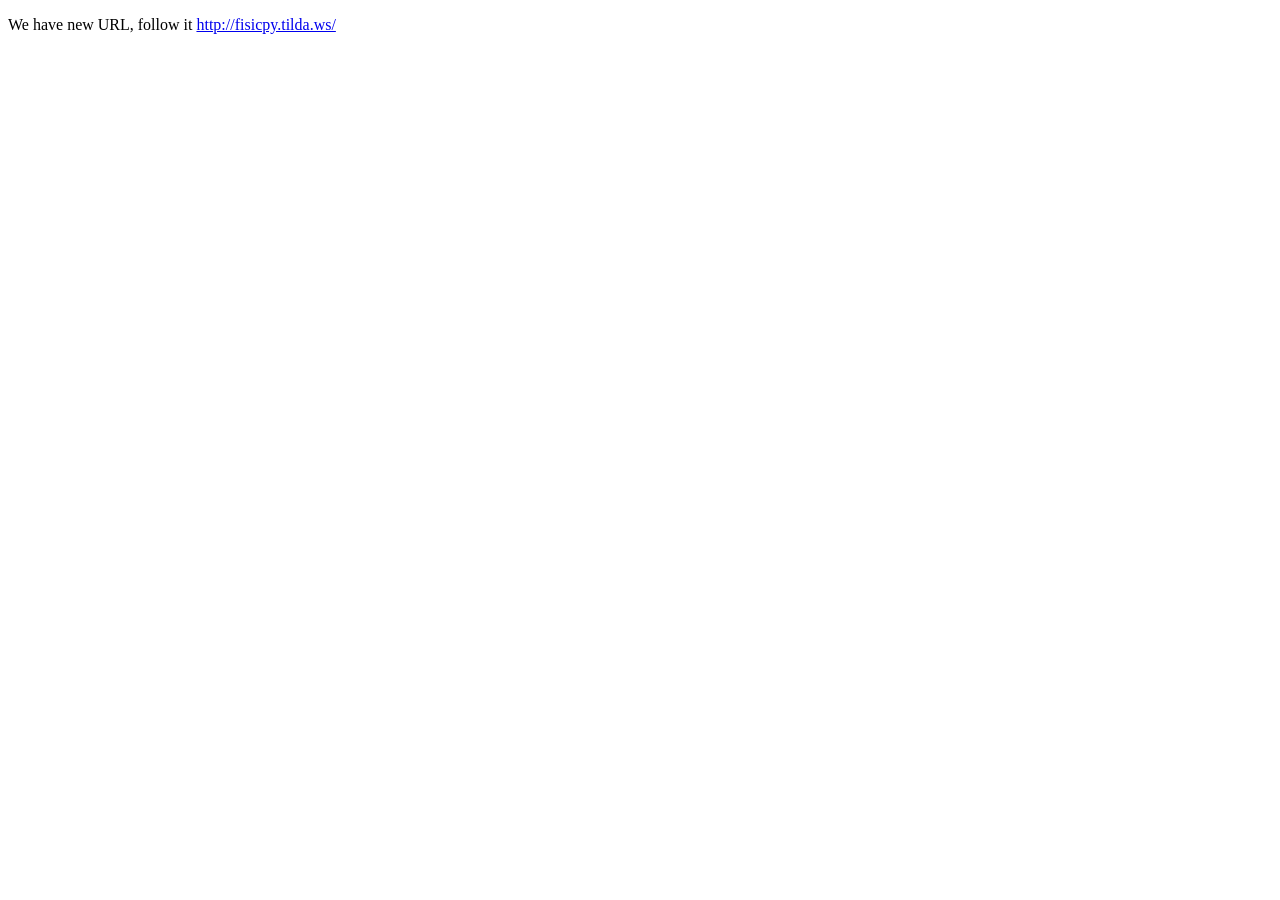
<file: index.html>
<!DOCTYPE html>
<html>
<head>
    <title>old URL</title>
    <meta charset="utf-8">
    <meta http-equiv="Refresh" content="2; http://fisicpy.tilda.ws/">
    <style>
   </style>
</head>
<body background="#fff">
	<p>We have new URL, follow it <a href="http://fisicpy.tilda.ws/">http://fisicpy.tilda.ws/</a></p>
</body>
</html>
</html>
</file>
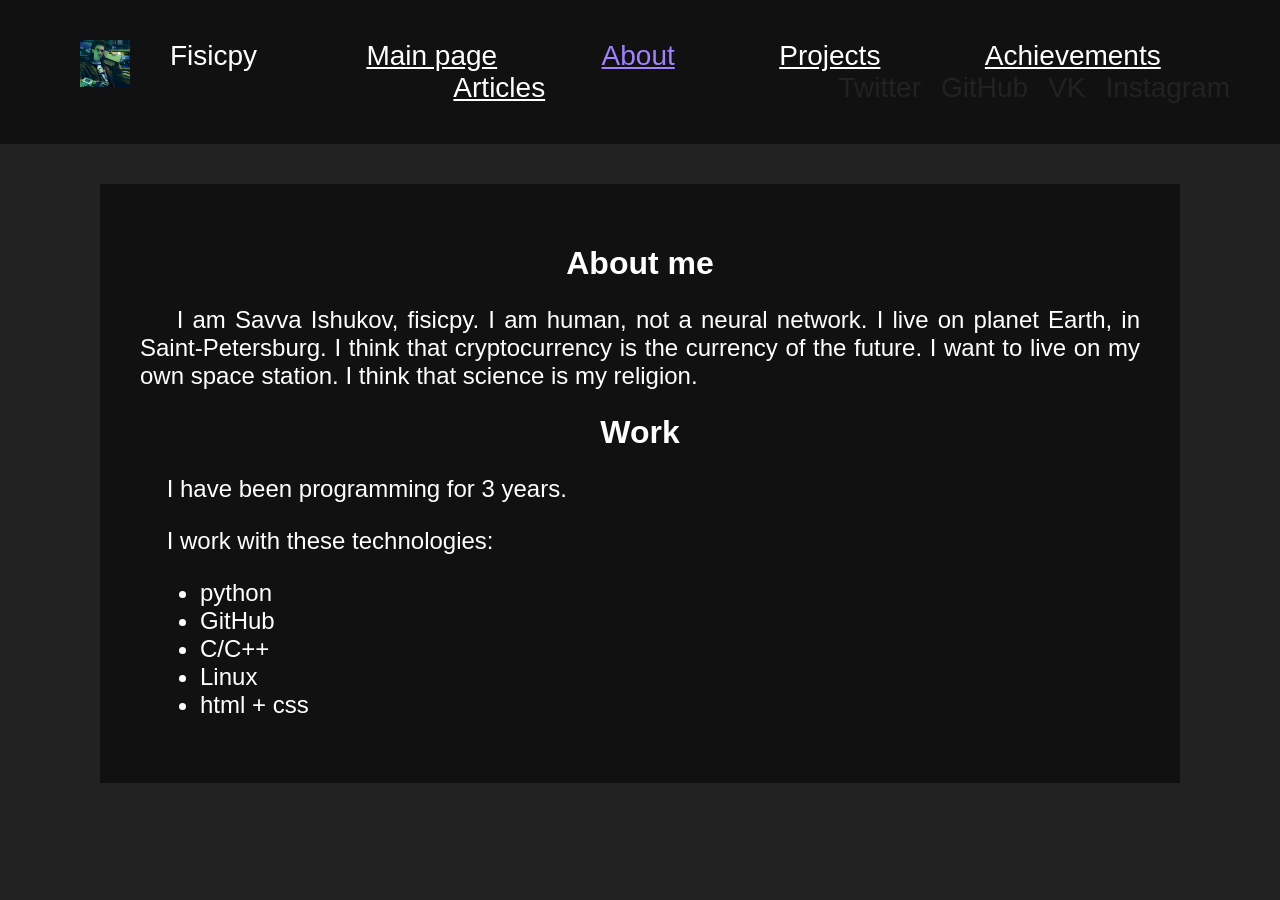
<file: about.html>
<!DOCTYPE html>
<html>
<head>
	<title>About</title>
	<meta charset="utf-8">
	<link rel="stylesheet" type="text/css" href="css/style.css">
	<link rel="icon" href="img/fisicpy_icon.png" type="image/x-icon">
</head>
<body>
	<header class="up_block">
		<img src="img/fisicpy_logo.jpg" width="50" class="up_title_foto">
		<p class="up_title">Fisicpy</p>
		<a href="index.html" class="up_link">Main page</a>
		<a href="about.html" class="up_link_now">About</a>
		<a href="projects.html" class="up_link">Projects</a>
		<a href="achievs.html" class="up_link">Achievements</a>
		<a href="articles.html" class="up_link">Articles</a>
		<a href="https://instagram.com/fisicpy/" class="up_block_link_network" target="_blank">Instagram</a>
		<a href="https://vk.com/fisicpy" class="up_block_link_network" target="_blank">VK</a>
		<a href="https://github.com/fisicpy" class="up_block_link_network" target="_blank">GitHub</a>
		<a href="https://twitter.com/fisicpy" class="up_block_link_network" target="_blank">Twitter</a>
	</header>
	<div class="block">
		<h1>About me</h1>
		<p class="text">&nbsp;&nbsp;&nbsp;&nbsp;I am Savva Ishukov, fisicpy. I am human, not a neural network. I live on planet Earth, in Saint-Petersburg. I think that cryptocurrency is the currency of the future. I want to live on my own space station. I think that science is my religion.</p>
		<h1>Work</h1>
		<p class="text">&nbsp;&nbsp;&nbsp;&nbsp;I have been programming for 3 years.</p>
		<p class="text">&nbsp;&nbsp;&nbsp;&nbsp;I work with these technologies:</p>
		<div class="li_block">
			<ul>
				<li>python</li>
				<li>GitHub</li>
				<li>C/C++</li>
				<li>Linux</li>
				<li>html + css</li>
			</ul>
		</div>
	</div>
</body>
</html>
</file>
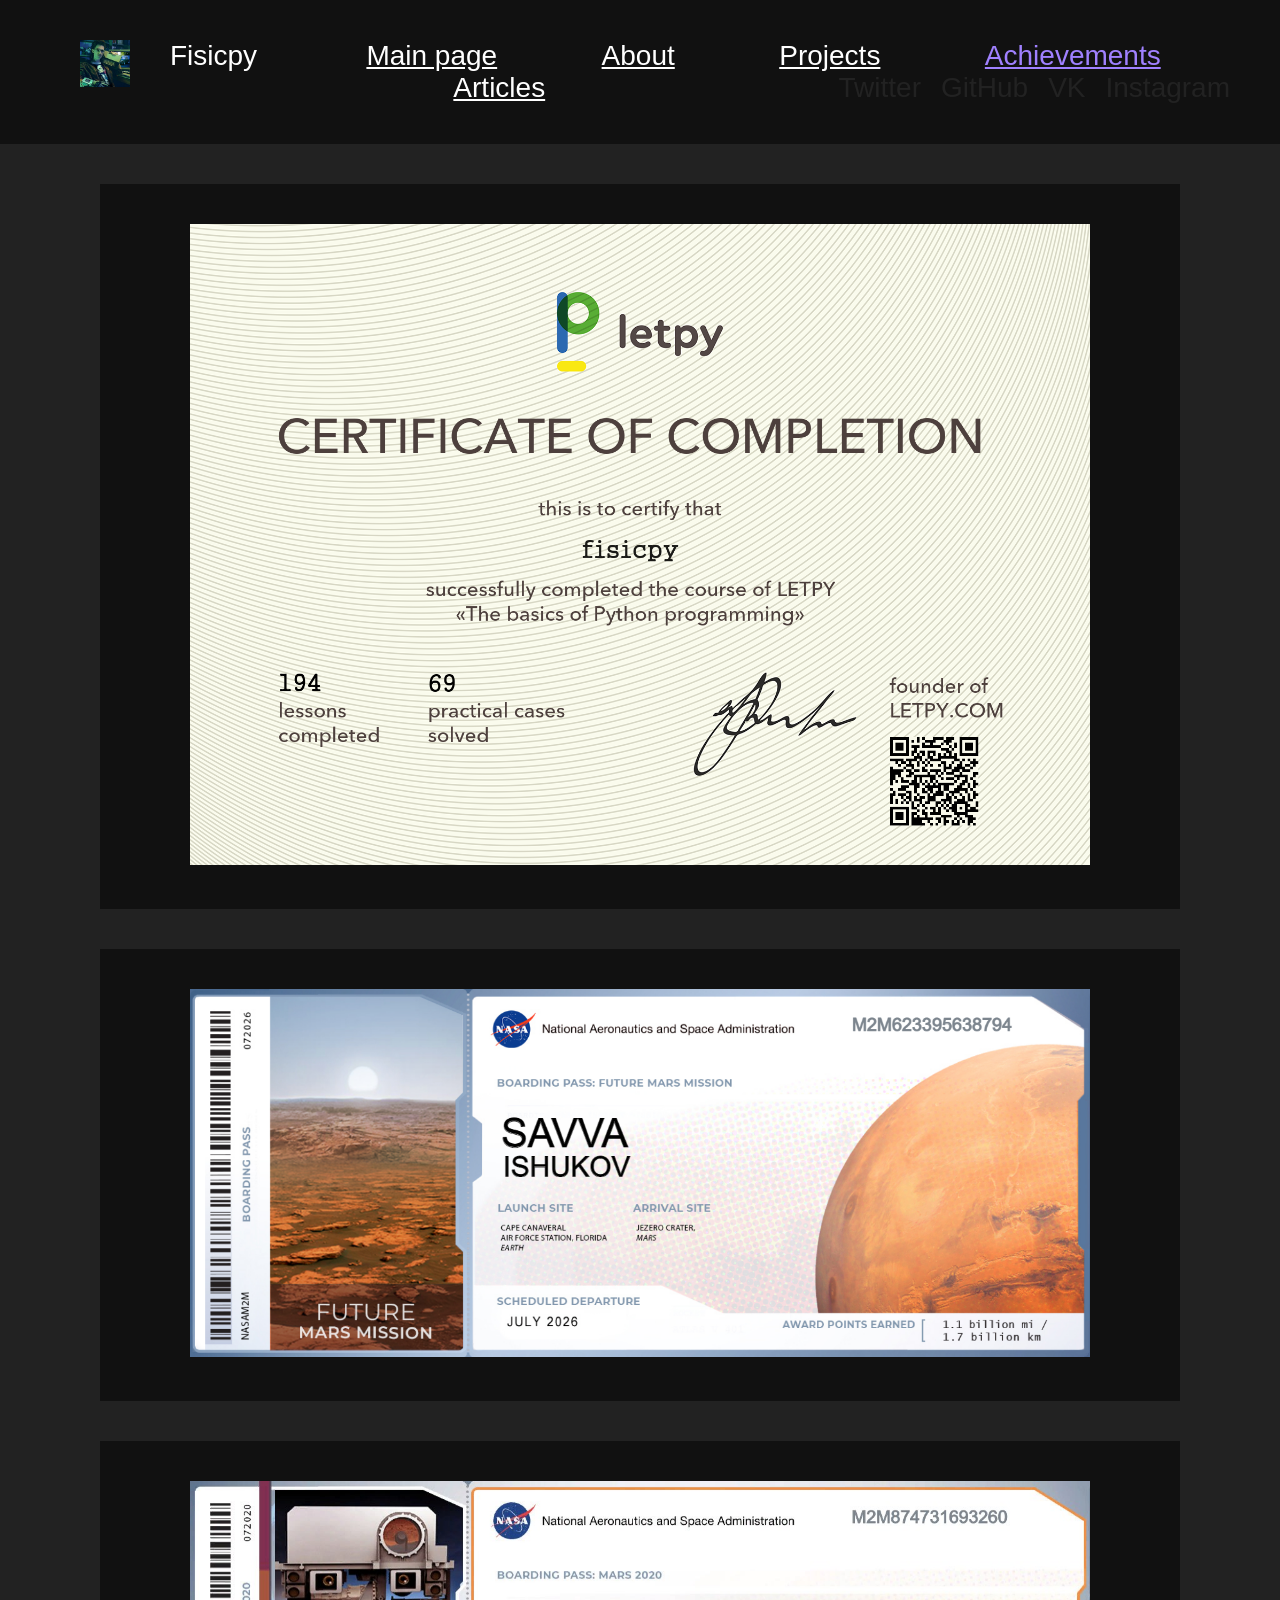
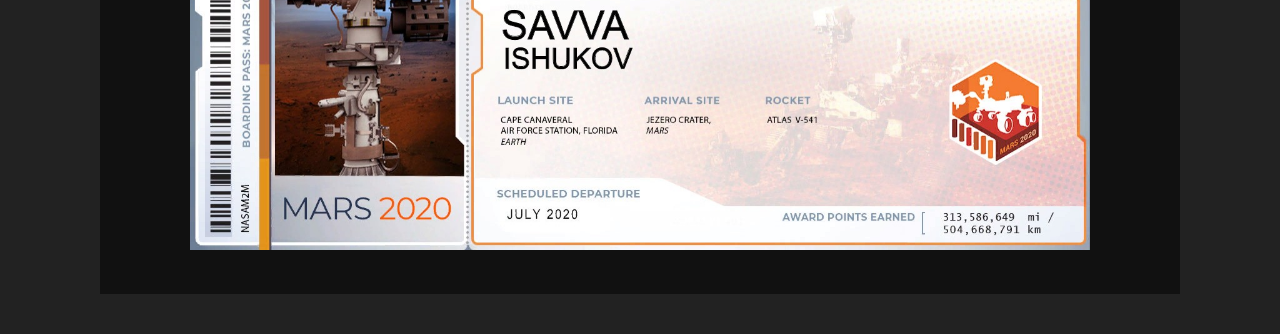
<file: achievs.html>
<!DOCTYPE html>
<html>
<head>
	<title>Achievements</title>
	<meta charset="utf-8">
	<link rel="stylesheet" type="text/css" href="css/style.css">
	<link rel="icon" href="img/fisicpy_icon.png" type="image/x-icon">
</head>
<body>
	<header class="up_block">
		<img src="img/fisicpy_logo.jpg" width="50" class="up_title_foto">
		<p class="up_title">Fisicpy</p>
		<a href="index.html" class="up_link">Main page</a>
		<a href="about.html" class="up_link">About</a>
		<a href="projects.html" class="up_link">Projects</a>
		<a href="achievs.html" class="up_link_now">Achievements</a>
		<a href="articles.html" class="up_link">Articles</a>
		<a href="https://instagram.com/fisicpy/" class="up_block_link_network" target="_blank">Instagram</a>
		<a href="https://vk.com/fisicpy" class="up_block_link_network" target="_blank">VK</a>
		<a href="https://github.com/fisicpy" class="up_block_link_network" target="_blank">GitHub</a>
		<a href="https://twitter.com/fisicpy" class="up_block_link_network" target="_blank">Twitter</a>
	</header>
	<div class="block">
		<img src="img/letpy_en.png" width="900">
	</div>
	<div class="block">
		<img src="img/achievs2.jpg" width="900">
	</div>
	<div class="block">
		<img src="img/achievs1.jpg" width="900">
	</div>
</body>
</html>
</file>
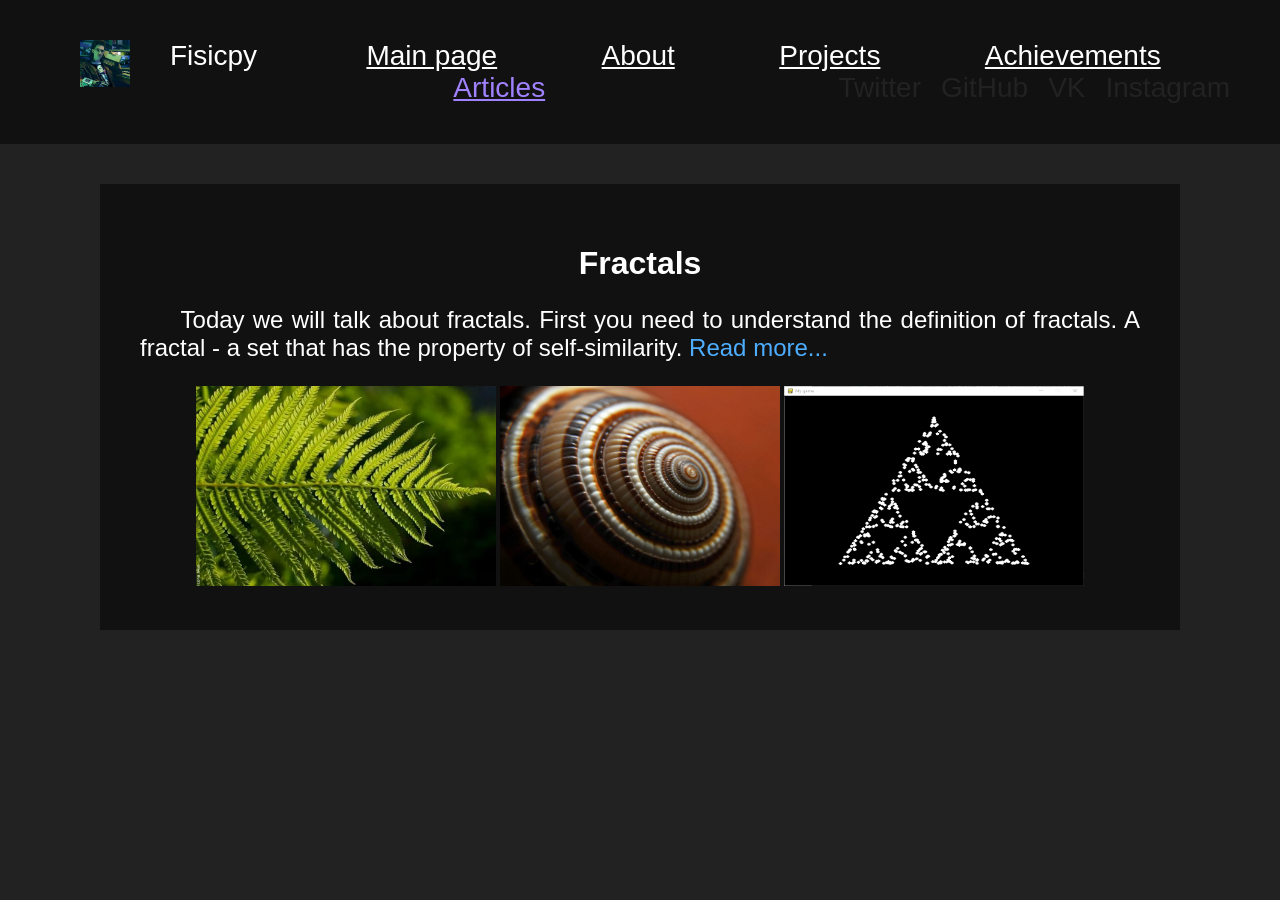
<file: articles.html>
<!DOCTYPE html>
<html>
<head>
	<title>Articles</title>
	<meta charset="utf-8">
	<link rel="stylesheet" type="text/css" href="css/style.css">
	<link rel="icon" href="img/fisicpy_icon.png" type="image/x-icon">
</head>
<body>
	<header class="up_block">
		<img src="img/fisicpy_logo.jpg" width="50" class="up_title_foto">
		<p class="up_title">Fisicpy</p>
		<a href="index.html" class="up_link">Main page</a>
		<a href="about.html" class="up_link">About</a>
		<a href="projects.html" class="up_link">Projects</a>
		<a href="achievs.html" class="up_link">Achievements</a>
		<a href="articles.html" class="up_link_now">Articles</a>
		<a href="https://instagram.com/fisicpy/" class="up_block_link_network" target="_blank">Instagram</a>
		<a href="https://vk.com/fisicpy" class="up_block_link_network" target="_blank">VK</a>
		<a href="https://github.com/fisicpy" class="up_block_link_network" target="_blank">GitHub</a>
		<a href="https://twitter.com/fisicpy" class="up_block_link_network" target="_blank">Twitter</a>
	</header>
	<div class="block">
		<h1>Fractals</h1>
		<p class="text">&nbsp;&nbsp;&nbsp;&nbsp;&nbsp;Today we will talk about fractals. First you need to understand the definition of fractals. A fractal - a set that has the property of self-similarity. <a class="link" href="articles/article_fractals1_en.html">Read more...</a></p>
		<img src="articles/img/fractals1_img1.jpg" width="300" height="200">
		<img src="articles/img/fractals1_img4.jpg" width="280" height="200">
		<img src="articles/img/fractals1_img17.gif" width="300" height="200">
	</div>
</body>
</html>
</file>
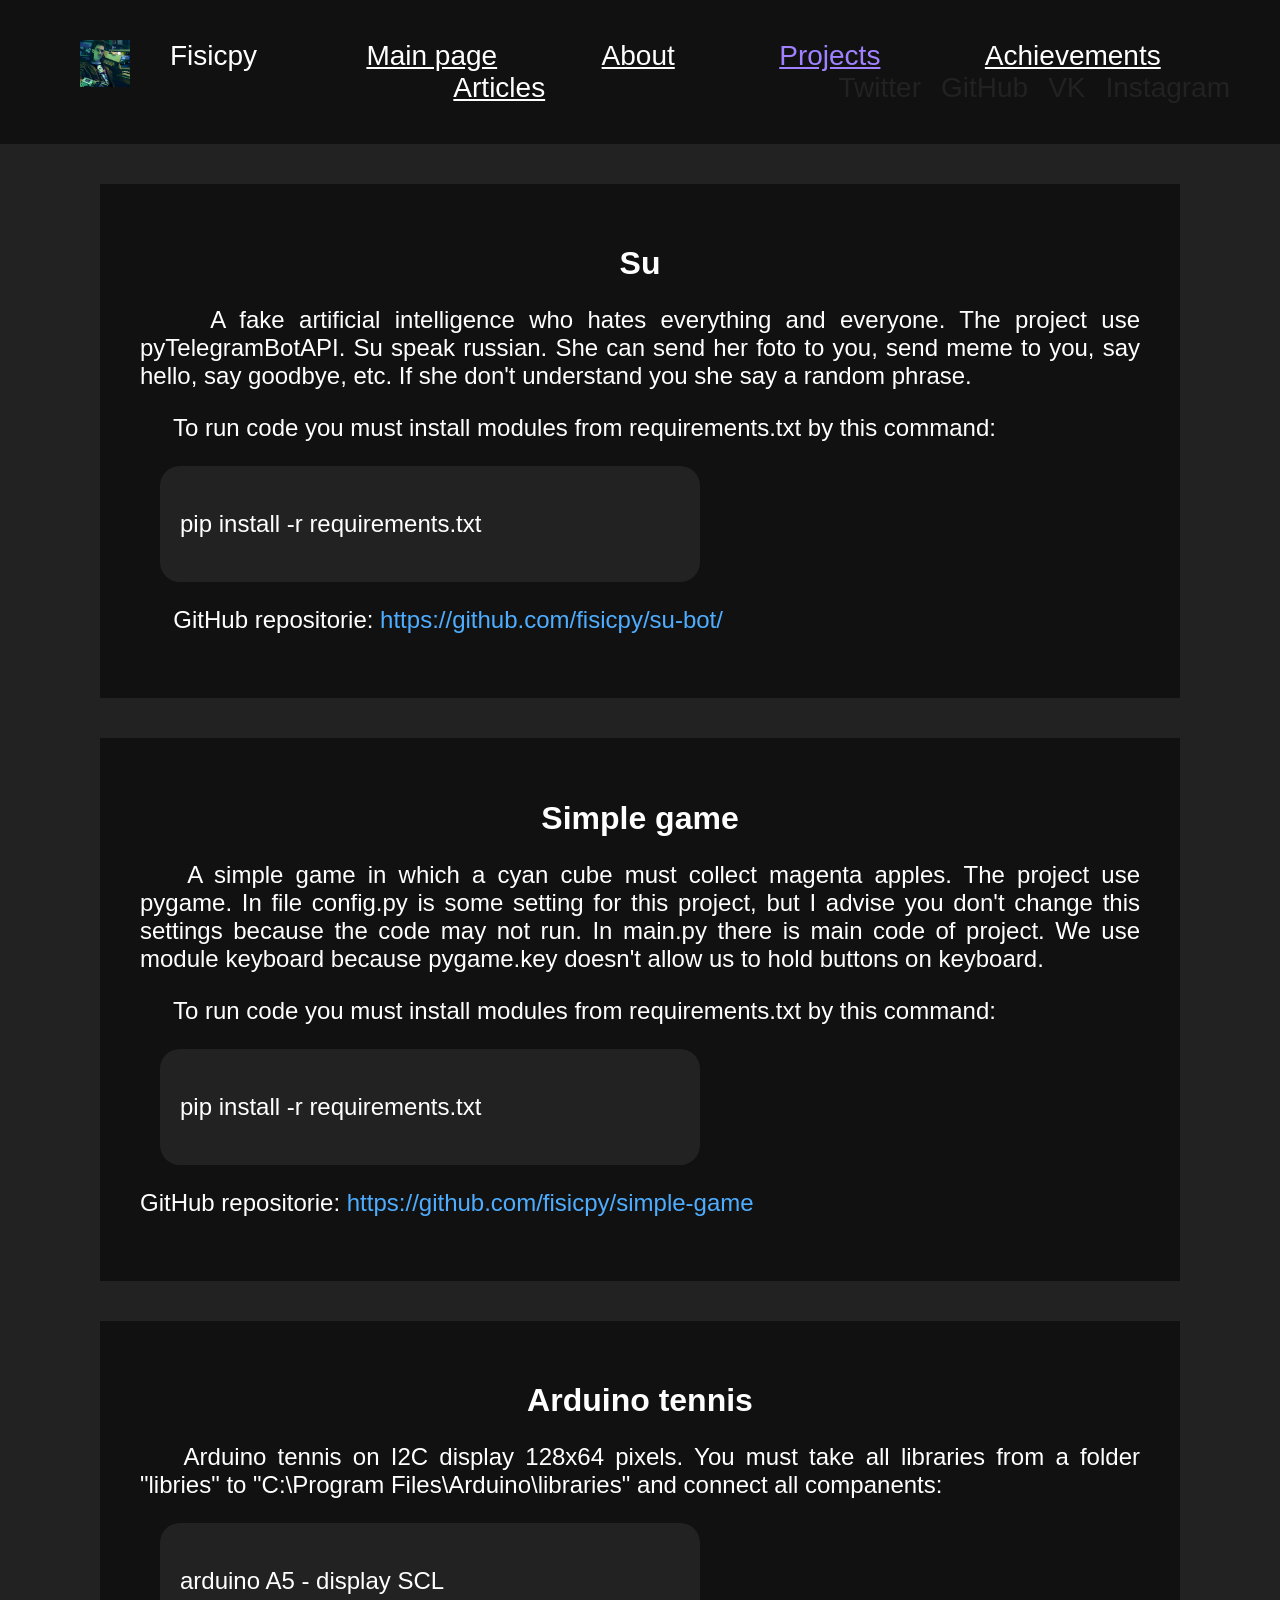
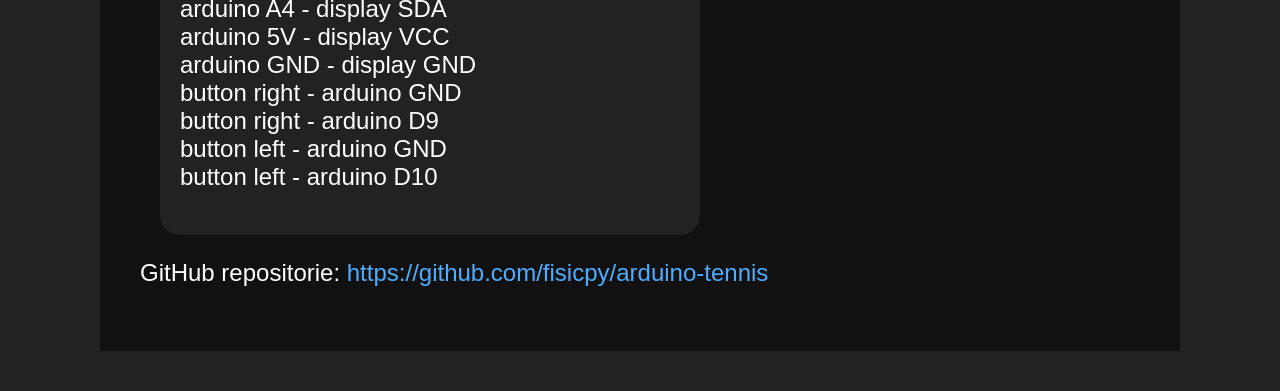
<file: projects.html>
<!DOCTYPE html>
<html>
<head>
	<title>Projects</title>
	<meta charset="utf-8">
	<link rel="stylesheet" type="text/css" href="css/style.css">
	<link rel="icon" href="img/fisicpy_icon.png" type="image/x-icon">
</head>
<body>
	<header class="up_block">
		<img src="img/fisicpy_logo.jpg" width="50" class="up_title_foto">
		<p class="up_title">Fisicpy</p>
		<a href="index.html" class="up_link">Main page</a>
		<a href="about.html" class="up_link">About</a>
		<a href="projects.html" class="up_link_now">Projects</a>
		<a href="achievs.html" class="up_link">Achievements</a>
		<a href="articles.html" class="up_link">Articles</a>
		<a href="https://instagram.com/fisicpy/" class="up_block_link_network" target="_blank">Instagram</a>
		<a href="https://vk.com/fisicpy" class="up_block_link_network" target="_blank">VK</a>
		<a href="https://github.com/fisicpy" class="up_block_link_network" target="_blank">GitHub</a>
		<a href="https://twitter.com/fisicpy" class="up_block_link_network" target="_blank">Twitter</a>
	</header>
	<div class="block">
		<h1>Su</h1>
		<p class="text">&nbsp;&nbsp;&nbsp;&nbsp;&nbsp;A fake artificial intelligence who hates everything and everyone. The project use pyTelegramBotAPI. Su speak russian. She can send her foto to you, send meme to you, say hello, say goodbye, etc. If she don't understand you she say a random phrase.</p>
		<p class="text">&nbsp;&nbsp;&nbsp;&nbsp;&nbsp;To run code you must install modules from requirements.txt by this command:</p>
		<div class="code_block">
			<p>pip install -r requirements.txt</p>
		</div>
		<p class="text">&nbsp;&nbsp;&nbsp;&nbsp;&nbsp;GitHub repositorie: <a class="link" href="https://github.com/fisicpy/su-bot/" target="_blank">https://github.com/fisicpy/su-bot/</a></p>
	</div>
	<div class="block">
		<h1>Simple game</h1>
		<p class="text">&nbsp;&nbsp;&nbsp;&nbsp;A simple game in which a cyan cube must collect magenta apples. The project use pygame. In file config.py is some setting for this project, but I advise you don't change this settings because the code may not run. In main.py there is main code of project. We use module keyboard because pygame.key doesn't allow us to hold buttons on keyboard.</p>
		<p class="text">&nbsp;&nbsp;&nbsp;&nbsp;&nbsp;To run code you must install modules from requirements.txt by this command:</p>
		<div class="code_block">
			<p>pip install -r requirements.txt</p>
		</div>
		<p class="text">GitHub repositorie: <a class="link" href="https://github.com/fisicpy/simple-game" target="_blank">https://github.com/fisicpy/simple-game</a></p>
	</div>
	<div class="block">
		<h1>Arduino tennis</h1>
		<p class="text">&nbsp;&nbsp;&nbsp;&nbsp;Arduino tennis on I2C display 128x64 pixels. You must take all libraries from a folder "libries" to "C:\Program Files\Arduino\libraries" and connect all companents:</p>
		<div class="code_block">
			<p>arduino A5 - display SCL<br>
			   arduino A4 - display SDA<br>
			   arduino 5V - display VCC<br>
			   arduino GND - display GND<br>
			   button right - arduino GND<br>
			   button right - arduino D9<br>
			   button left - arduino GND<br>
			   button left - arduino D10</p>
		</div>
		<p class="text">GitHub repositorie: <a class="link" href="https://github.com/fisicpy/arduino-tennis" target="_blank">https://github.com/fisicpy/arduino-tennis</a></p>
	</div>
</body>
</html>
</file>
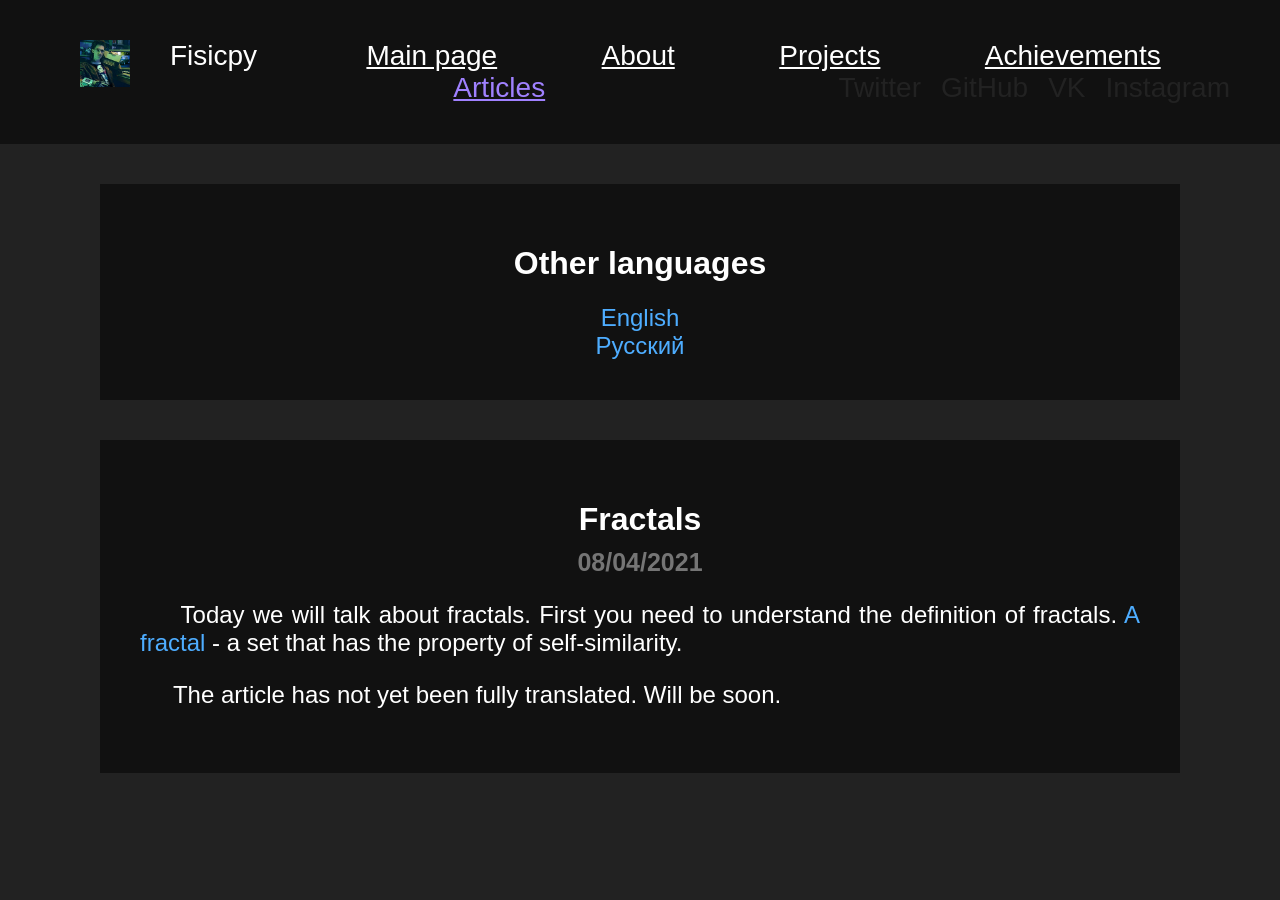
<file: articles/article_fractals1_en.html>
<!DOCTYPE html>
<html>
<head>
	<title>Fractals</title>
	<meta charset="utf-8">
	<link rel="stylesheet" type="text/css" href="../css/style.css">
	<link rel="icon" href="../img/fisicpy_icon.png" type="image/x-icon">
</head>
<body>
	<header class="up_block">
		<img src="../img/fisicpy_logo.jpg" width="50" class="up_title_foto">
		<p class="up_title">Fisicpy</p>
		<a href="../index.html" class="up_link">Main page</a>
		<a href="../about.html" class="up_link">About</a>
		<a href="../projects.html" class="up_link">Projects</a>
		<a href="../achievs.html" class="up_link">Achievements</a>
		<a href="../articles.html" class="up_link_now">Articles</a>
		<a href="https://instagram.com/fisicpy/" class="up_block_link_network" target="_blank">Instagram</a>
		<a href="https://vk.com/fisicpy" class="up_block_link_network" target="_blank">VK</a>
		<a href="https://github.com/fisicpy" class="up_block_link_network" target="_blank">GitHub</a>
		<a href="https://twitter.com/fisicpy" class="up_block_link_network" target="_blank">Twitter</a>
	</header>
	<div class="block">
		<h1>Other languages</h1>
		<a class="other_language_link" href="article_fractals1_en.html">English</a>
		<br>
		<a class="other_language_link" href="article_fractals1_ru.html">Русский</a>
	</div>
	<div class="block">
		<h1 class="article_title">Fractals</h1>
		<h1 class="article_date">08/04/2021</h1>
		<p class="text">&nbsp;&nbsp;&nbsp;&nbsp;&nbsp;Today we will talk about fractals. First you need to understand the definition of fractals. <a class="link" target="_blank" href="https://en.wikipedia.org/wiki/Fractal">A fractal</a> - a set that has the property of self-similarity.</p>
		<p class="text">&nbsp;&nbsp;&nbsp;&nbsp;&nbsp;The article has not yet been fully translated. Will be soon.</p>
</body>
</html>
</file>
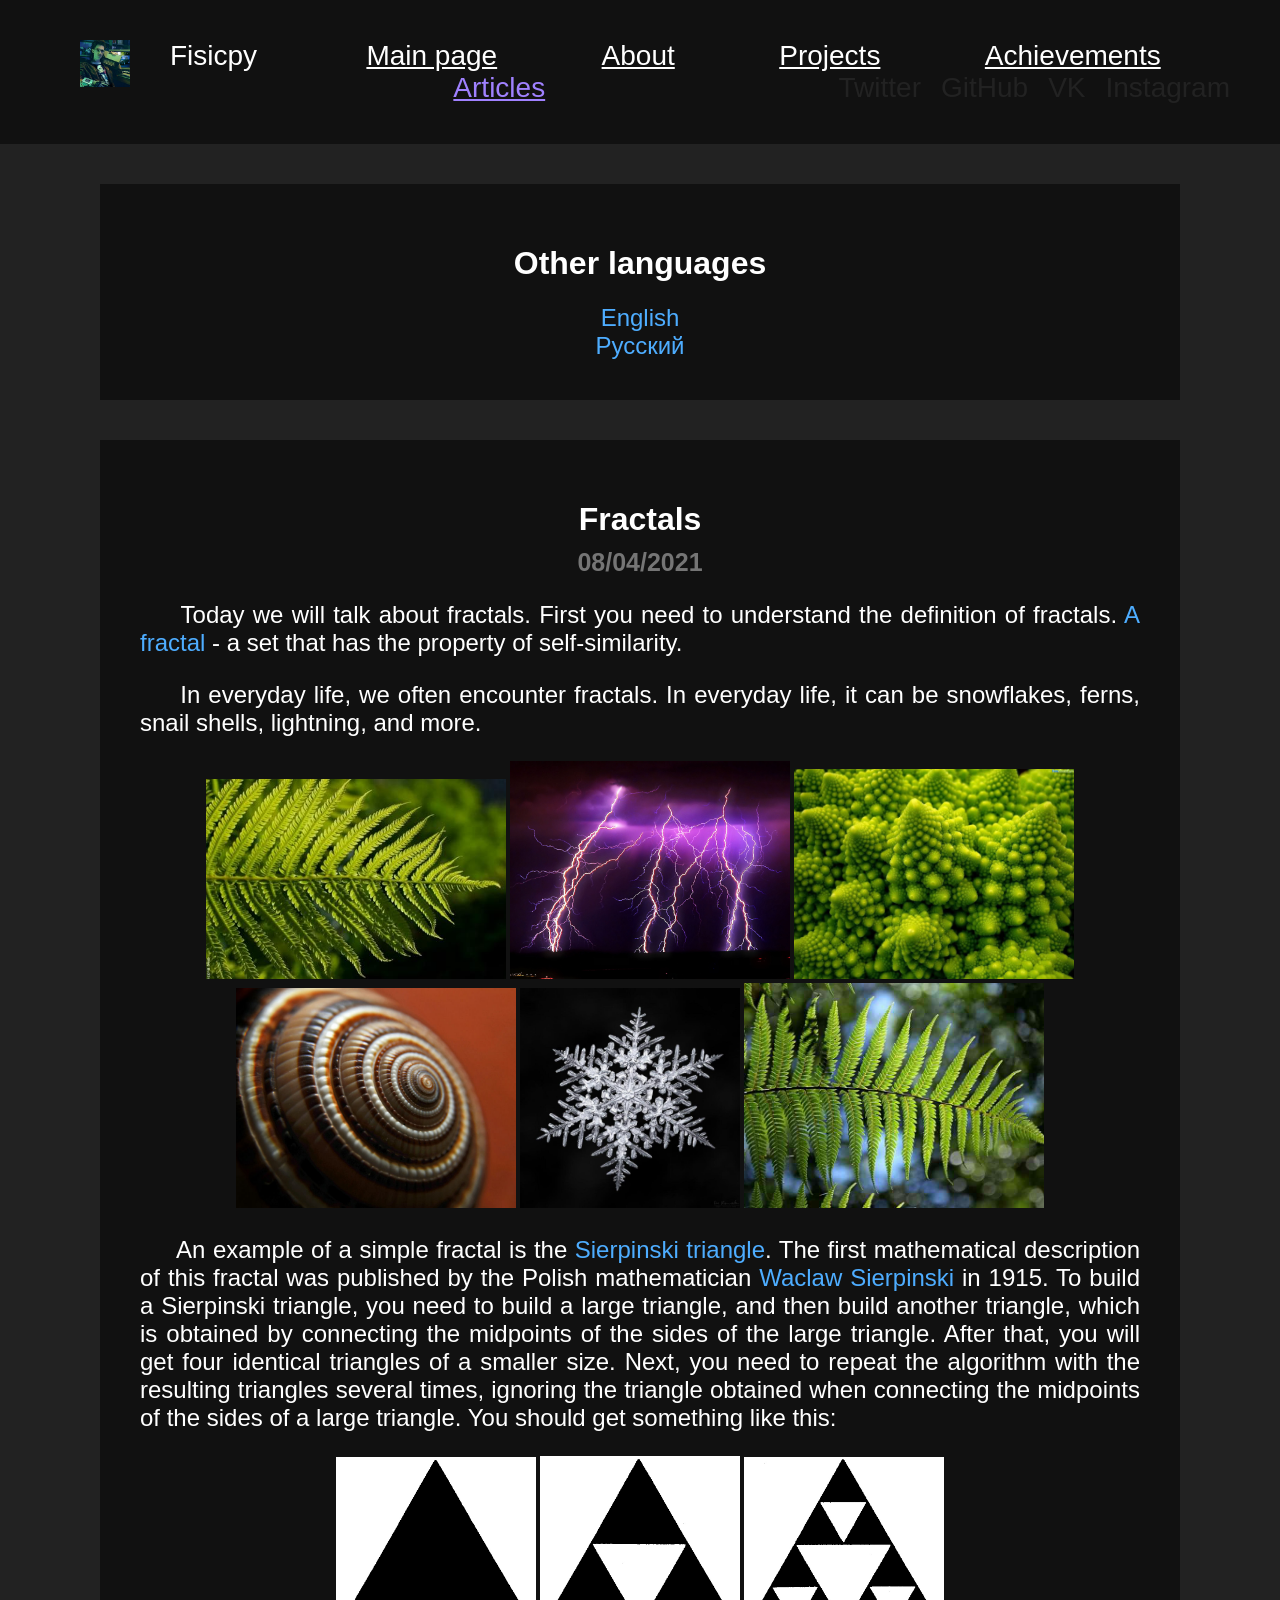
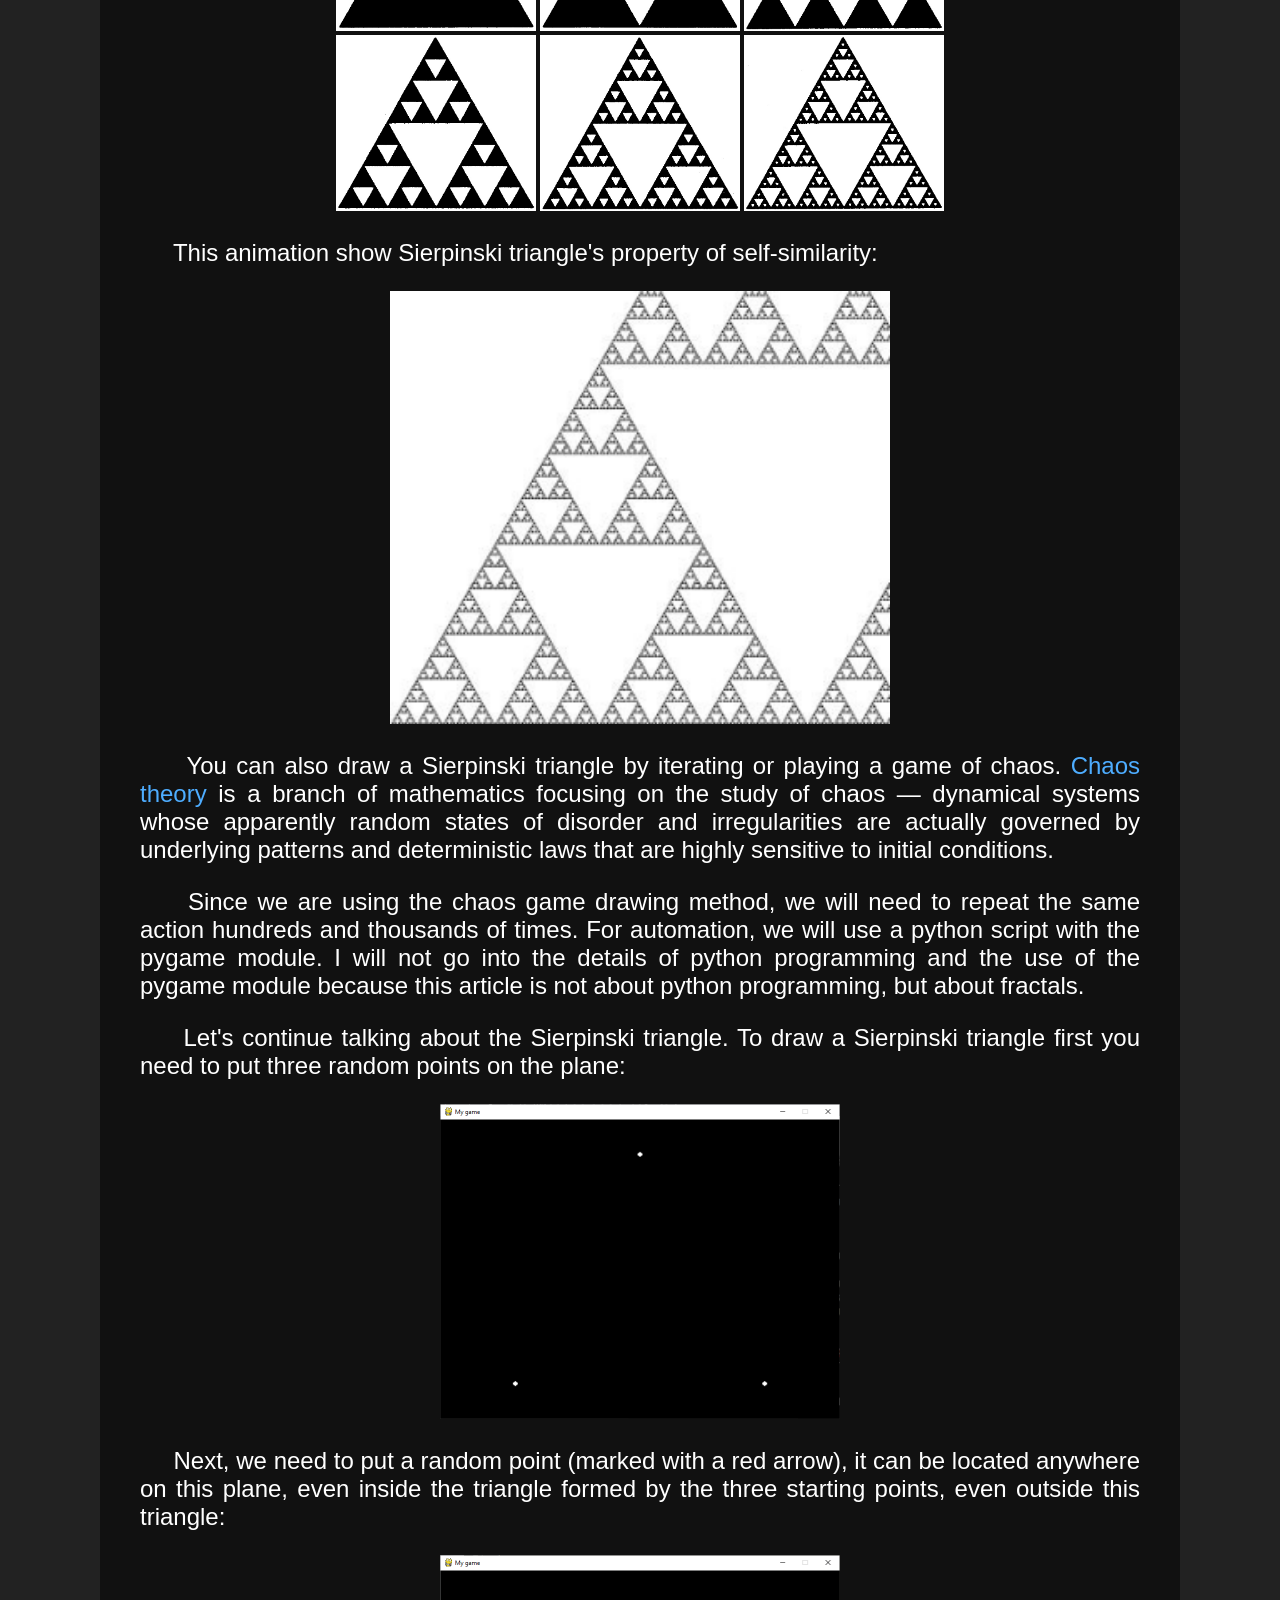
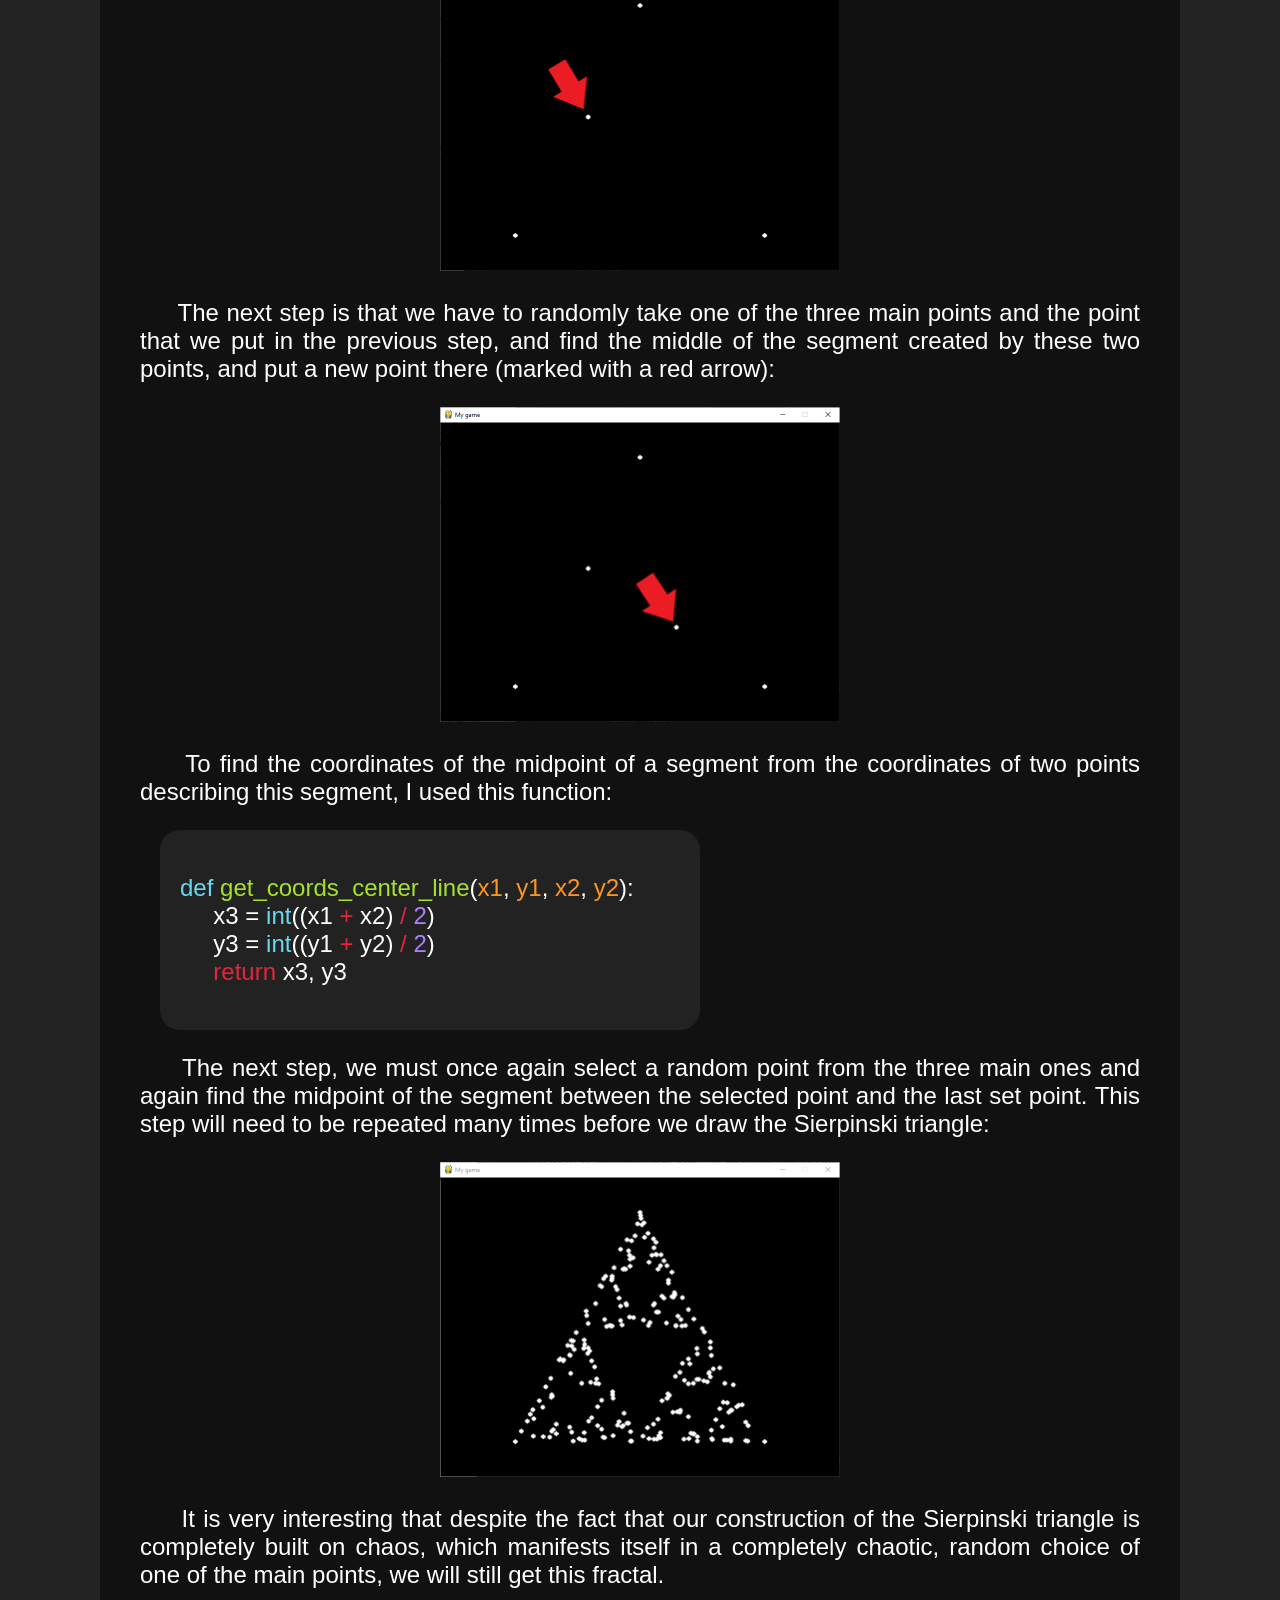
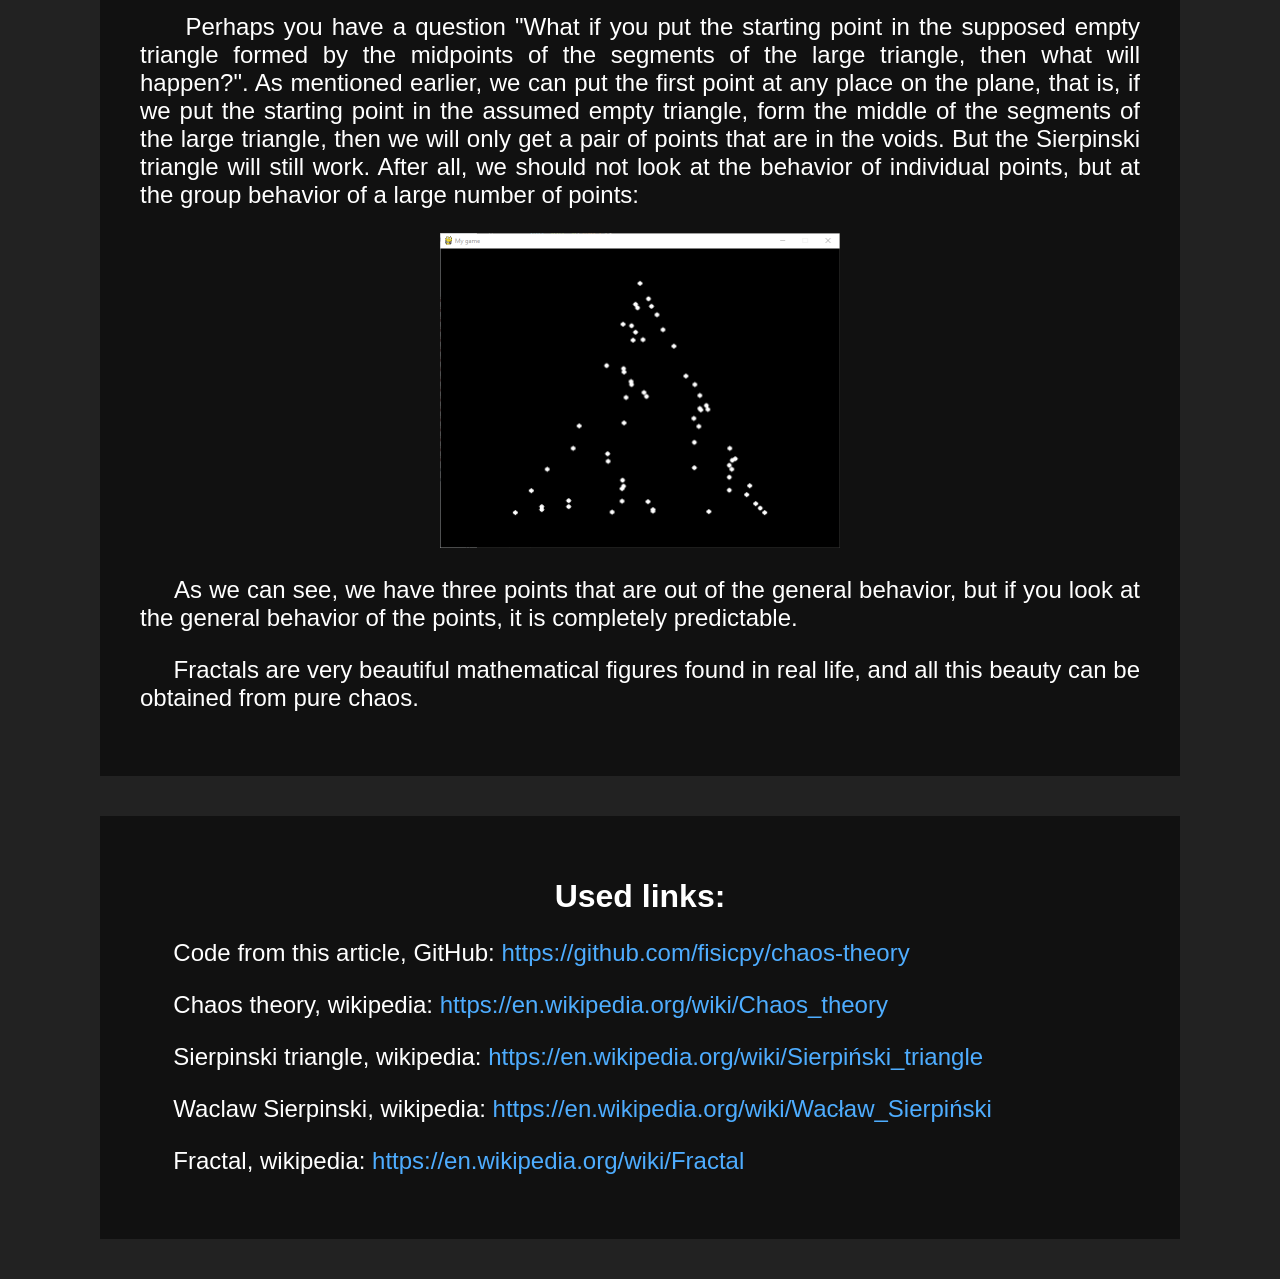
<file: articles/article_fractals1_en_2.html>
<!DOCTYPE html>
<html>
<head>
	<title>Fractals</title>
	<meta charset="utf-8">
	<link rel="stylesheet" type="text/css" href="../css/style.css">
	<link rel="icon" href="../img/fisicpy_icon.png" type="image/x-icon">
</head>
<body>
	<header class="up_block">
		<img src="../img/fisicpy_logo.jpg" width="50" class="up_title_foto">
		<p class="up_title">Fisicpy</p>
		<a href="../index.html" class="up_link">Main page</a>
		<a href="../about.html" class="up_link">About</a>
		<a href="../projects.html" class="up_link">Projects</a>
		<a href="../achievs.html" class="up_link">Achievements</a>
		<a href="../articles.html" class="up_link_now">Articles</a>
		<a href="https://instagram.com/fisicpy/" class="up_block_link_network" target="_blank">Instagram</a>
		<a href="https://vk.com/fisicpy" class="up_block_link_network" target="_blank">VK</a>
		<a href="https://github.com/fisicpy" class="up_block_link_network" target="_blank">GitHub</a>
		<a href="https://twitter.com/fisicpy" class="up_block_link_network" target="_blank">Twitter</a>
	</header>
	<div class="block">
		<h1>Other languages</h1>
		<a class="other_language_link" href="article_fractals1_en.html">English</a>
		<br>
		<a class="other_language_link" href="article_fractals1_ru.html">Русский</a>
	</div>
	<div class="block">
		<h1 class="article_title">Fractals</h1>
		<h1 class="article_date">08/04/2021</h1>
		<p class="text">&nbsp;&nbsp;&nbsp;&nbsp;&nbsp;Today we will talk about fractals. First you need to understand the definition of fractals. <a class="link" target="_blank" href="https://en.wikipedia.org/wiki/Fractal">A fractal</a> - a set that has the property of self-similarity.</p>
		<p class="text">&nbsp;&nbsp;&nbsp;&nbsp;&nbsp;In everyday life, we often encounter fractals. In everyday life, it can be snowflakes, ferns, snail shells, lightning, and more.</p>
		<img src="img/fractals1_img1.jpg" width="300">
		<img src="img/fractals1_img2.jpg" width="280">
		<img src="img/fractals1_img3.jpg" width="280">
		<img src="img/fractals1_img4.jpg" width="280">
		<img src="img/fractals1_img5.jpg" width="220">
		<img src="img/fractals1_img6.jpg" width="300">
		<p class="text">&nbsp;&nbsp;&nbsp;&nbsp;&nbsp;An example of a simple fractal is the <a class="link" target="_blank" href="https://en.wikipedia.org/wiki/Sierpiński_triangle">Sierpinski triangle</a>. The first mathematical description of this fractal was published by the Polish mathematician <a class="link" target="_blank" href="https://en.wikipedia.org/wiki/Wacław_Sierpiński">Waclaw Sierpinski</a> in 1915. To build a Sierpinski triangle, you need to build a large triangle, and then build another triangle, which is obtained by connecting the midpoints of the sides of the large triangle. After that, you will get four identical triangles of a smaller size. Next, you need to repeat the algorithm with the resulting triangles several times, ignoring the triangle obtained when connecting the midpoints of the sides of a large triangle. You should get something like this:</p>
		<img src="img/fractals1_img7.jpg" width="200">
		<img src="img/fractals1_img8.jpg" width="200">
		<img src="img/fractals1_img9.jpg" width="200">
		<br>
		<img src="img/fractals1_img10.jpg" width="200">
		<img src="img/fractals1_img11.jpg" width="200">
		<img src="img/fractals1_img12.jpg" width="200">
		<p class="text">&nbsp;&nbsp;&nbsp;&nbsp;&nbsp;This animation show Sierpinski triangle's property of self-similarity:</p>
		<img src="img/fractals1_img13.gif" width="500">
		<p class="text">&nbsp;&nbsp;&nbsp;&nbsp;&nbsp;You can also draw a Sierpinski triangle by iterating or playing a game of chaos. <a class="link" target="_blank" href="https://en.wikipedia.org/wiki/Chaos_theory">Chaos theory</a> is a branch of mathematics focusing on the study of chaos — dynamical systems whose apparently random states of disorder and irregularities are actually governed by underlying patterns and deterministic laws that are highly sensitive to initial conditions.</p>
		<p class="text">&nbsp;&nbsp;&nbsp;&nbsp;&nbsp;Since we are using the chaos game drawing method, we will need to repeat the same action hundreds and thousands of times. For automation, we will use a python script with the pygame module. I will not go into the details of python programming and the use of the pygame module because this article is not about python programming, but about fractals.</p>
		<p class="text">&nbsp;&nbsp;&nbsp;&nbsp;&nbsp;Let's continue talking about the Sierpinski triangle. To draw a Sierpinski triangle first you need to put three random points on the plane:</p>
		<img src="img/fractals1_img14.png" width="400">
		<p class="text">&nbsp;&nbsp;&nbsp;&nbsp;&nbsp;Next, we need to put a random point (marked with a red arrow), it can be located anywhere on this plane, even inside the triangle formed by the three starting points, even outside this triangle:</p>
		<img src="img/fractals1_img15.png" width="400">
		<p class="text">&nbsp;&nbsp;&nbsp;&nbsp;&nbsp;The next step is that we have to randomly take one of the three main points and the point that we put in the previous step, and find the middle of the segment created by these two points, and put a new point there (marked with a red arrow):</p>
		<img src="img/fractals1_img16.png" width="400">
		<p class="text">&nbsp;&nbsp;&nbsp;&nbsp;&nbsp;To find the coordinates of the midpoint of a segment from the coordinates of two points describing this segment, I used this function:</p>
		<div class="code_block">
			<p>
				<span class="code_blue_text">def</span> <span class="code_green_text">get_coords_center_line</span>(<span class="code_orange_text">x1</span>, <span class="code_orange_text">y1</span>, <span class="code_orange_text">x2</span>, <span class="code_orange_text">y2</span>):
				&nbsp;&nbsp;&nbsp;&nbsp;&nbsp;x3 = <span class="code_blue_text">int</span>((x1 <span class="code_red_text">+</span> x2) <span class="code_red_text">/</span> <span class="code_purple_text">2</span>)<br>
				&nbsp;&nbsp;&nbsp;&nbsp;&nbsp;y3 = <span class="code_blue_text">int</span>((y1 <span class="code_red_text">+</span> y2) <span class="code_red_text">/</span> <span class="code_purple_text">2</span>)<br>
				&nbsp;&nbsp;&nbsp;&nbsp;&nbsp;<span class="code_red_text">return</span> x3, y3
			</p>
		</div>
		<p class="text">&nbsp;&nbsp;&nbsp;&nbsp;&nbsp;The next step, we must once again select a random point from the three main ones and again find the midpoint of the segment between the selected point and the last set point. This step will need to be repeated many times before we draw the Sierpinski triangle:</p>
		<img src="img/fractals1_img17.gif" width="400">
		<p class="text">&nbsp;&nbsp;&nbsp;&nbsp;&nbsp;It is very interesting that despite the fact that our construction of the Sierpinski triangle is completely built on chaos, which manifests itself in a completely chaotic, random choice of one of the main points, we will still get this fractal.</p>
		<p class="text">&nbsp;&nbsp;&nbsp;&nbsp;&nbsp;Perhaps you have a question "What if you put the starting point in the supposed empty triangle formed by the midpoints of the segments of the large triangle, then what will happen?". As mentioned earlier, we can put the first point at any place on the plane, that is, if we put the starting point in the assumed empty triangle, form the middle of the segments of the large triangle, then we will only get a pair of points that are in the voids. But the Sierpinski triangle will still work. After all, we should not look at the behavior of individual points, but at the group behavior of a large number of points:</p>
		<img src="img/fractals1_img18.gif" width="400">
		<p class="text">&nbsp;&nbsp;&nbsp;&nbsp;&nbsp;As we can see, we have three points that are out of the general behavior, but if you look at the general behavior of the points, it is completely predictable.</p>
		<p class="text">&nbsp;&nbsp;&nbsp;&nbsp;&nbsp;Fractals are very beautiful mathematical figures found in real life, and all this beauty can be obtained from pure chaos.</p>
	</div>
	<div class="block">
		<h1>Used links:</h1>
		<p class="text">&nbsp;&nbsp;&nbsp;&nbsp;&nbsp;Code from this article, GitHub: <a class="link" target="_blank" href="https://github.com/fisicpy/chaos-theory">https://github.com/fisicpy/chaos-theory</a></p>
		<p class="text">&nbsp;&nbsp;&nbsp;&nbsp;&nbsp;Chaos theory, wikipedia: <a class="link" target="_blank" href="https://en.wikipedia.org/wiki/Chaos_theory">https://en.wikipedia.org/wiki/Chaos_theory</a></p>
		<p class="text">&nbsp;&nbsp;&nbsp;&nbsp;&nbsp;Sierpinski triangle, wikipedia: <a class="link" target="_blank" href="https://en.wikipedia.org/wiki/Sierpiński_triangle">https://en.wikipedia.org/wiki/Sierpiński_triangle</a></p>
		<p class="text">&nbsp;&nbsp;&nbsp;&nbsp;&nbsp;Waclaw Sierpinski, wikipedia: <a class="link" target="_blank" href="https://en.wikipedia.org/wiki/Wacław_Sierpiński">https://en.wikipedia.org/wiki/Wacław_Sierpiński</a></p>
		<p class="text">&nbsp;&nbsp;&nbsp;&nbsp;&nbsp;Fractal, wikipedia: <a class="link" target="_blank" href="https://en.wikipedia.org/wiki/Fractal">https://en.wikipedia.org/wiki/Fractal</a></p>
	</div>
</body>
</html>
</file>
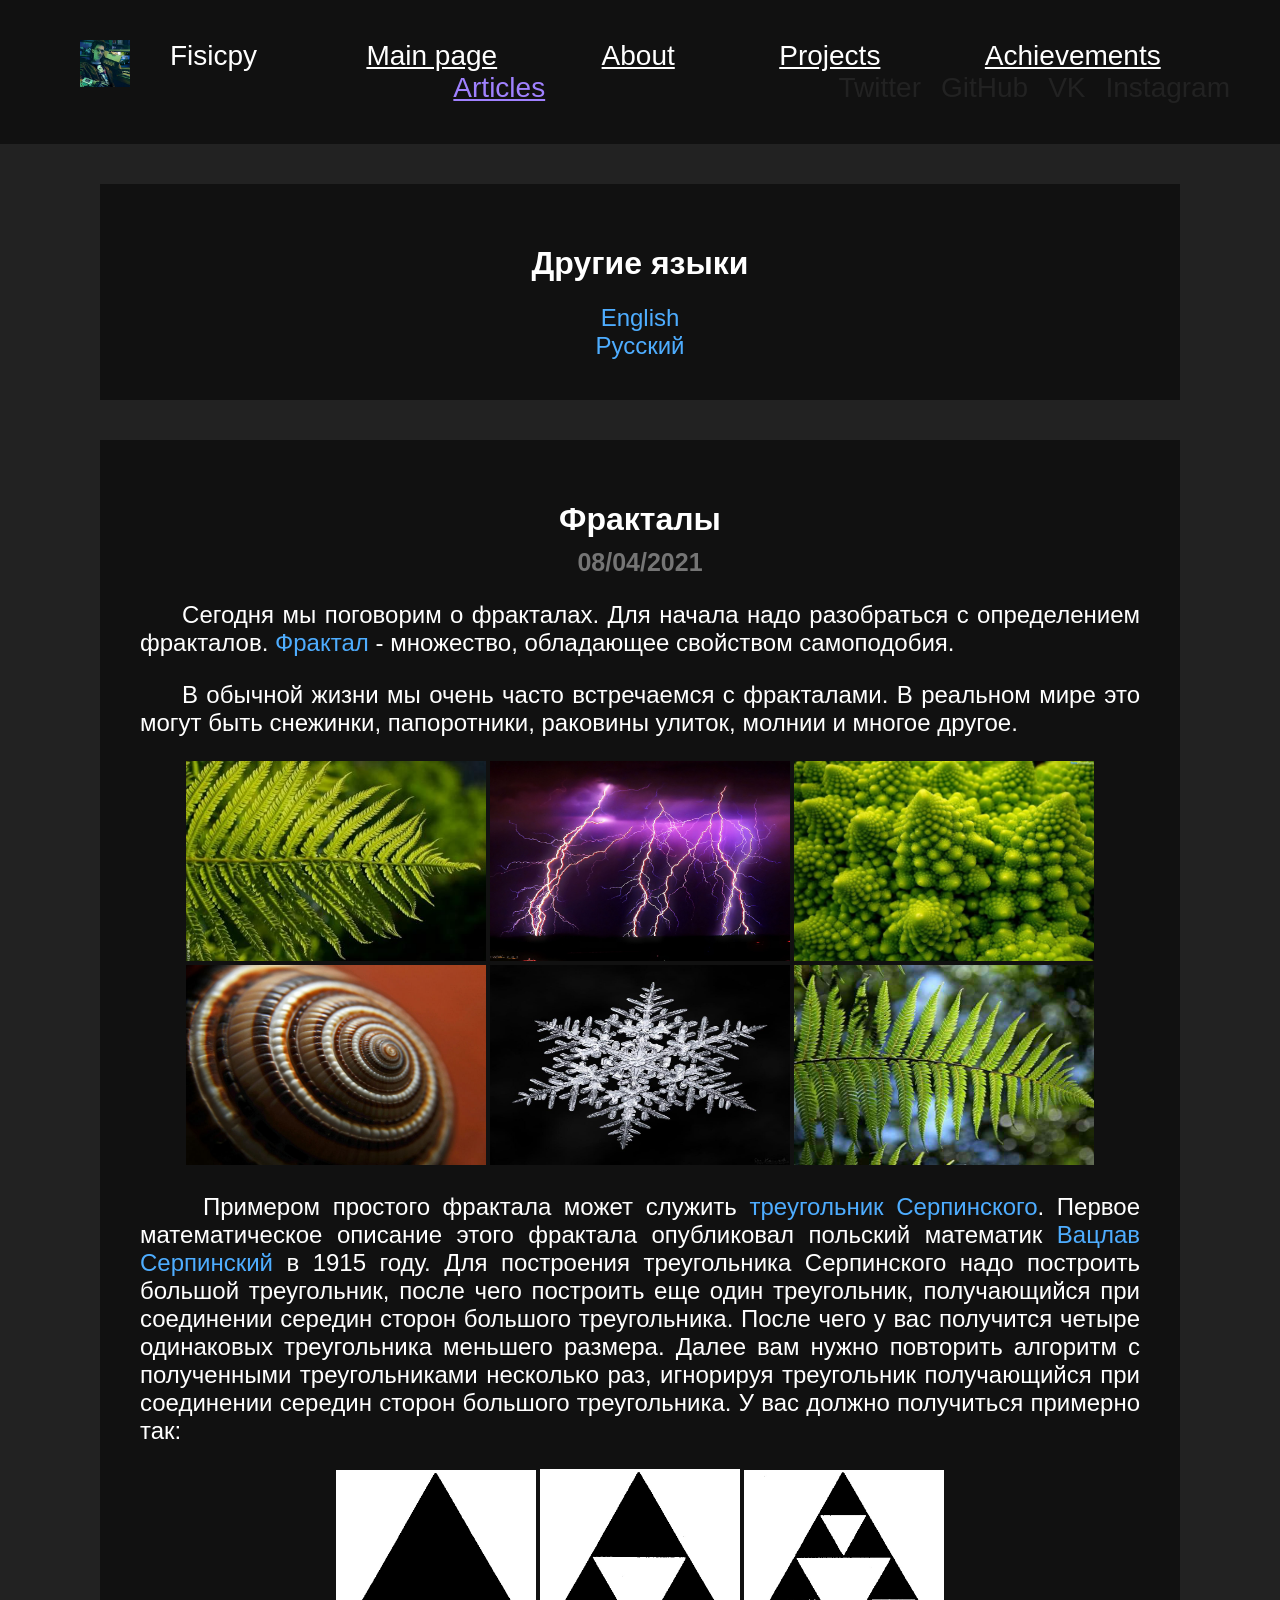
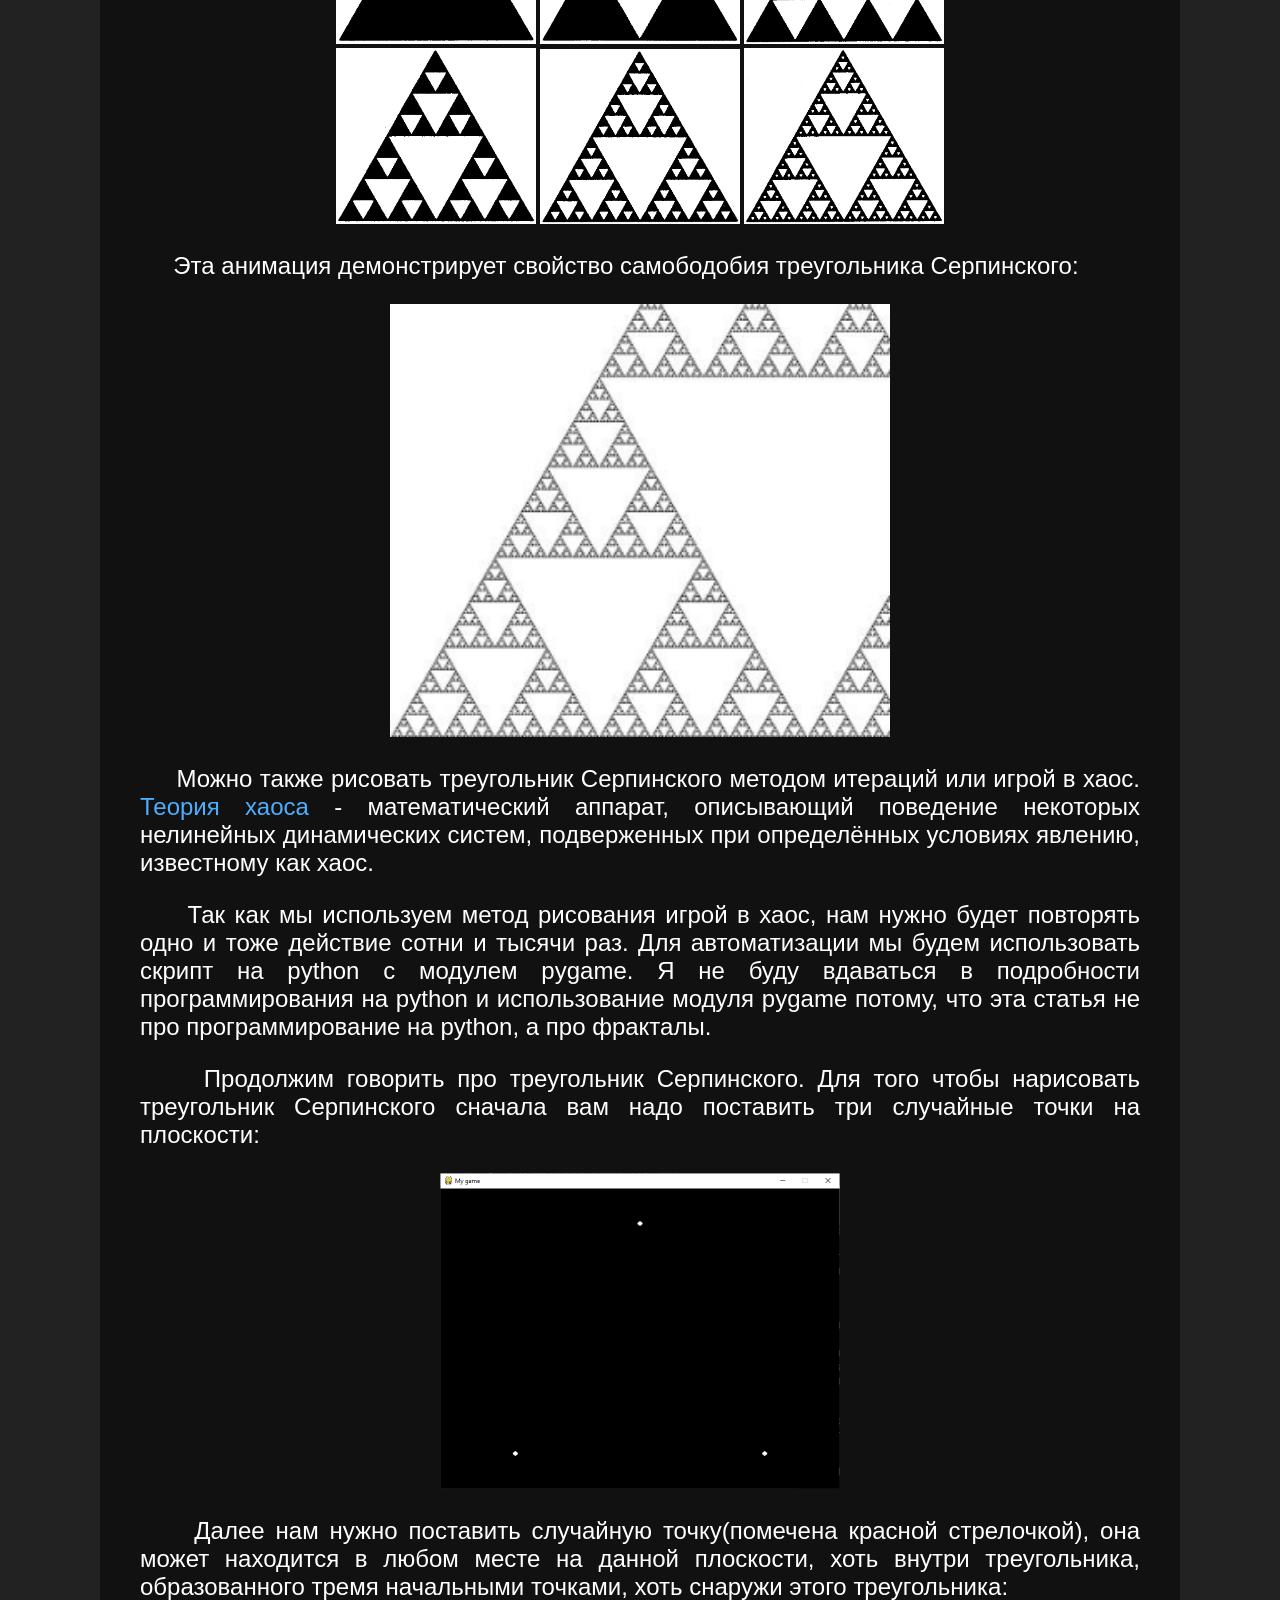
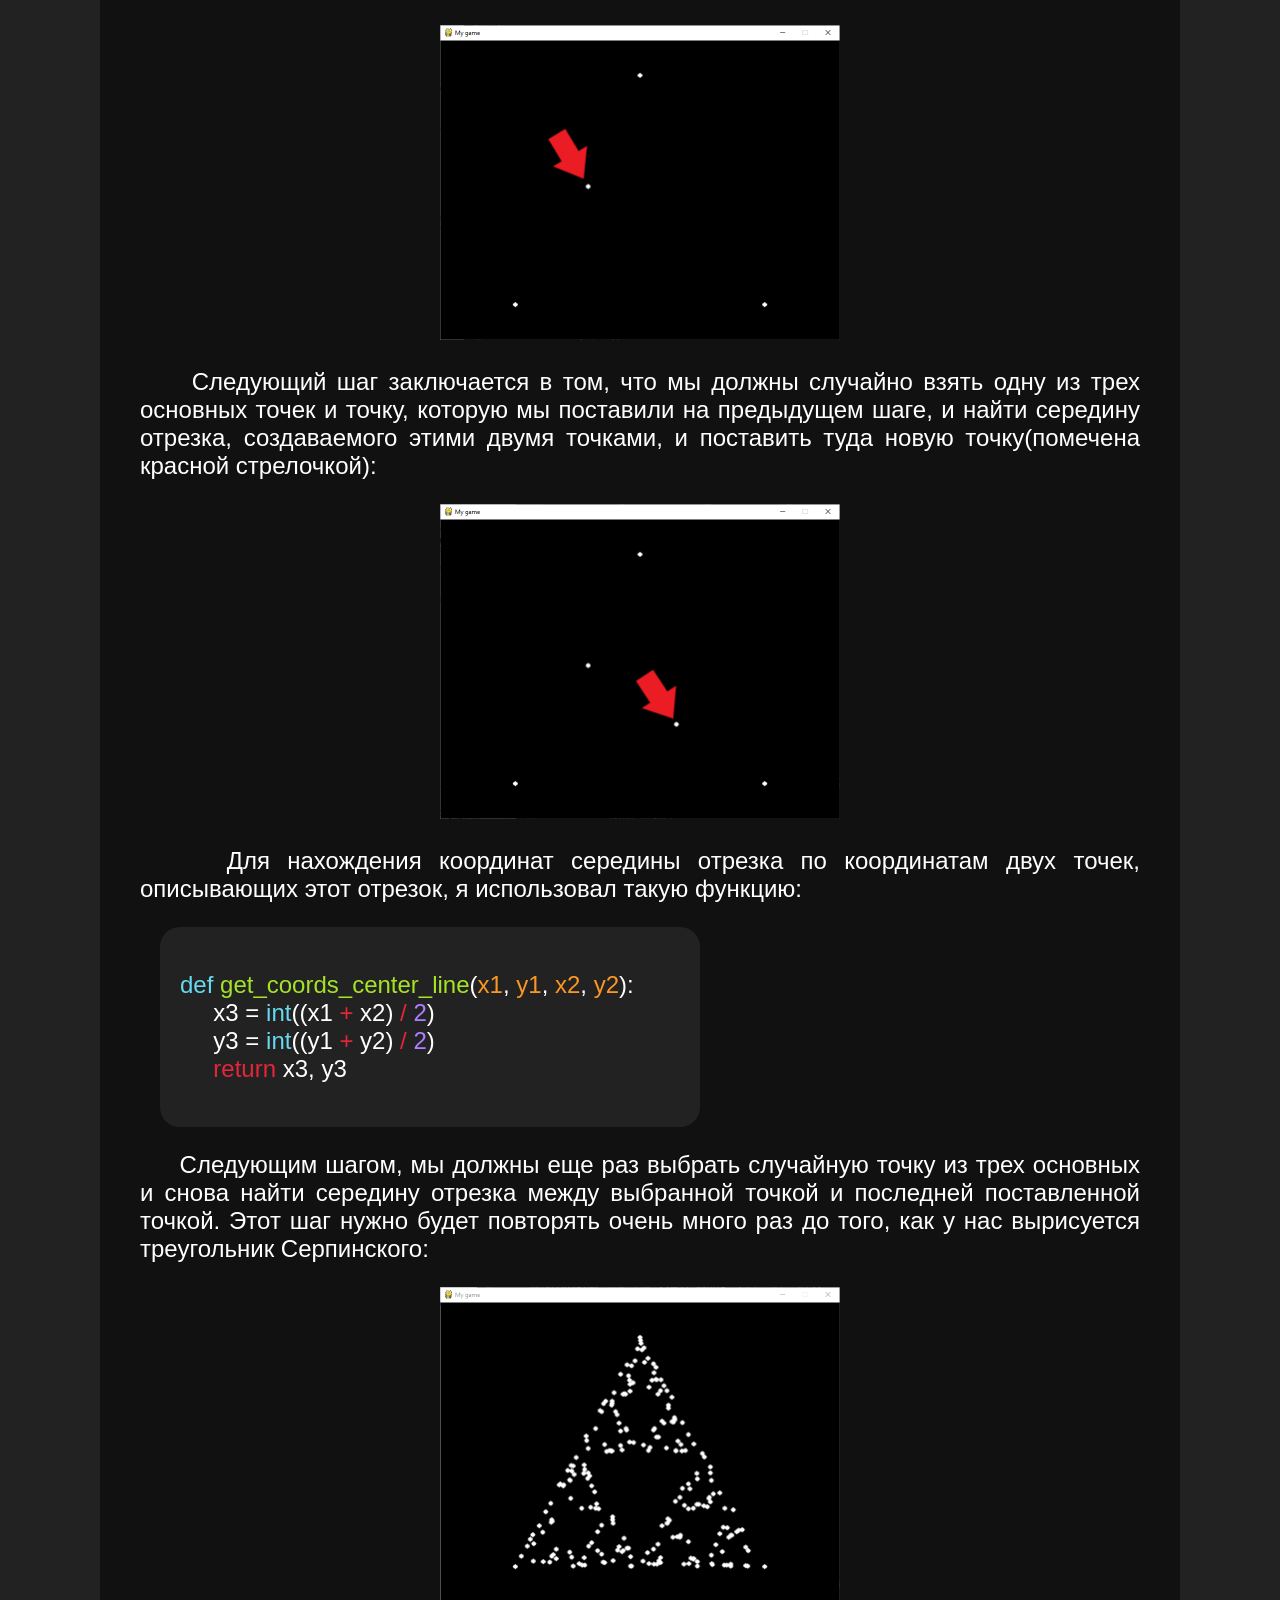
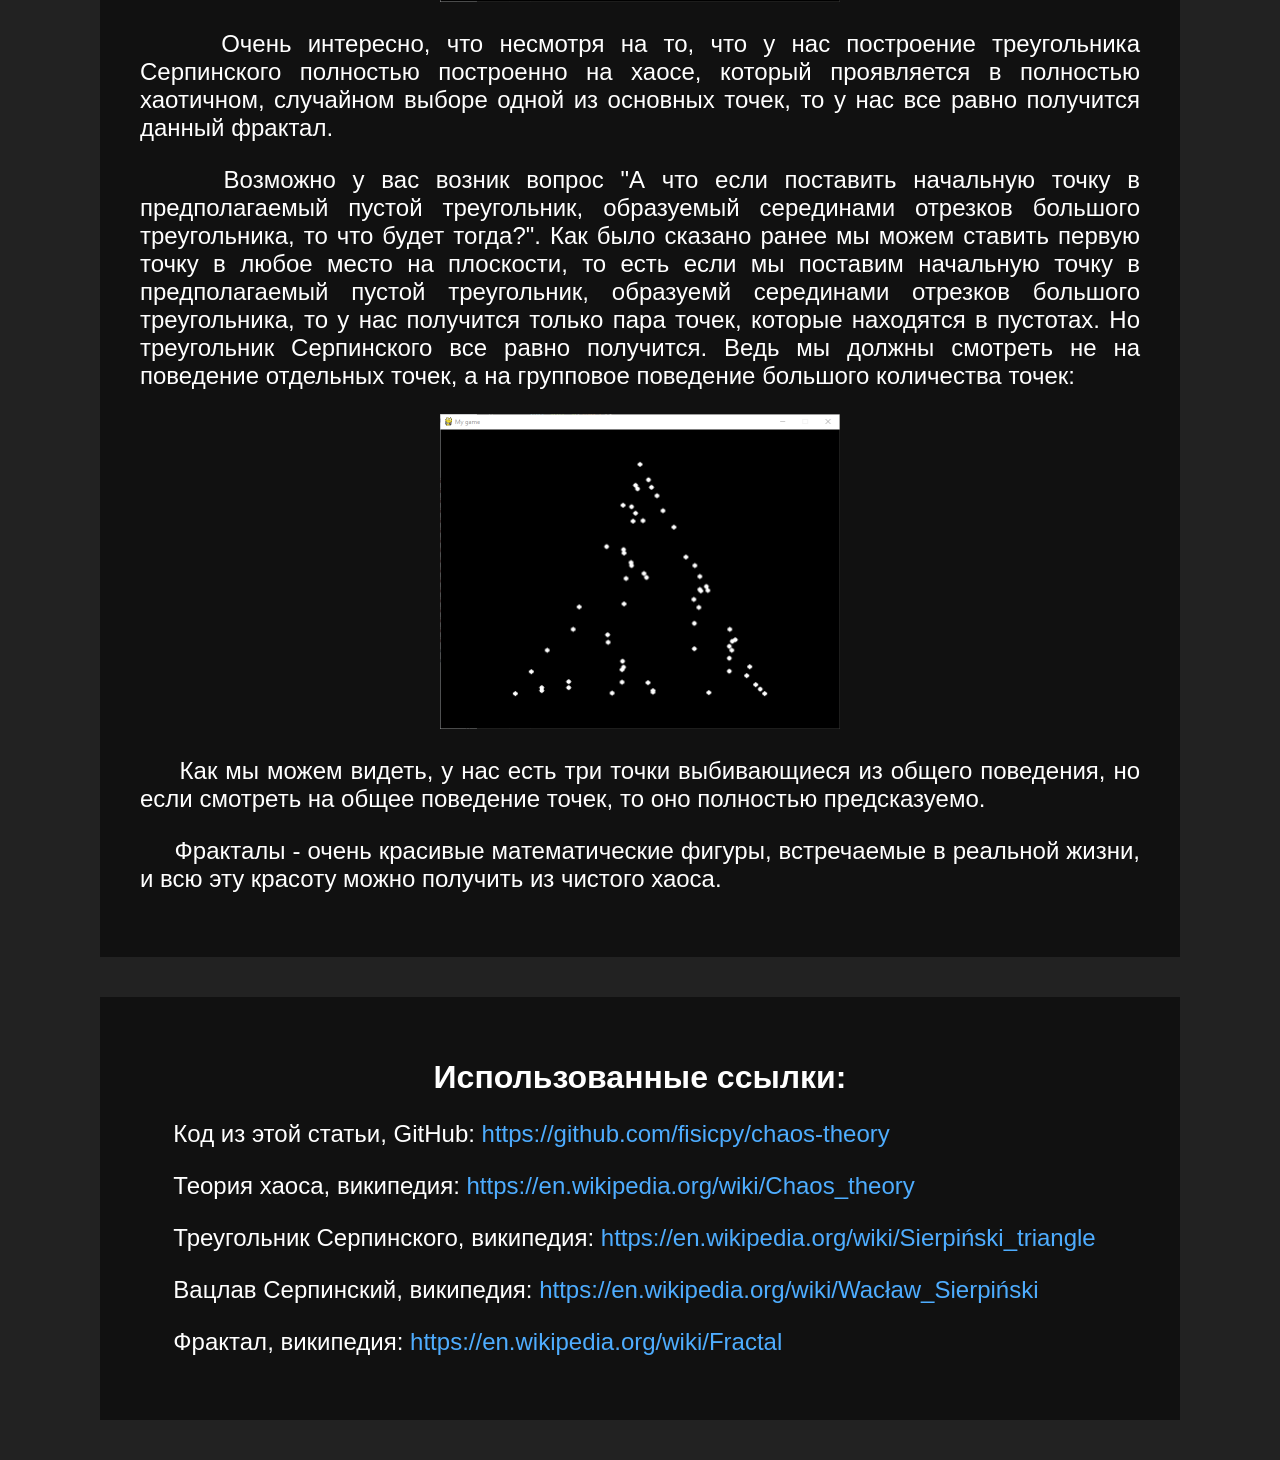
<file: articles/article_fractals1_ru.html>
<!DOCTYPE html>
<html>
<head>
	<title>Фракталы</title>
	<meta charset="utf-8">
	<link rel="stylesheet" type="text/css" href="../css/style.css">
	<link rel="icon" href="../img/fisicpy_icon.png" type="image/x-icon">
</head>
<body>
	<header class="up_block">
		<img src="../img/fisicpy_logo.jpg" width="50" class="up_title_foto">
		<p class="up_title">Fisicpy</p>
		<a href="../index.html" class="up_link">Main page</a>
		<a href="../about.html" class="up_link">About</a>
		<a href="../projects.html" class="up_link">Projects</a>
		<a href="../achievs.html" class="up_link">Achievements</a>
		<a href="../articles.html" class="up_link_now">Articles</a>
		<a href="https://instagram.com/fisicpy/" class="up_block_link_network" target="_blank">Instagram</a>
		<a href="https://vk.com/fisicpy" class="up_block_link_network" target="_blank">VK</a>
		<a href="https://github.com/fisicpy" class="up_block_link_network" target="_blank">GitHub</a>
		<a href="https://twitter.com/fisicpy" class="up_block_link_network" target="_blank">Twitter</a>
	</header>
	<div class="block">
		<h1>Другие языки</h1>
		<a class="other_language_link" href="article_fractals1_en.html">English</a>
		<br>
		<a class="other_language_link" href="article_fractals1_ru.html">Русский</a>
	</div>
	<div class="block">
		<h1 class="article_title">Фракталы</h1>
		<h1 class="article_date">08/04/2021</h1>
		<p class="text">&nbsp;&nbsp;&nbsp;&nbsp;&nbsp;Сегодня мы поговорим о фракталах. Для начала надо разобраться с определением фракталов. <a class="link" target="_blank" href="https://en.wikipedia.org/wiki/Fractal">Фрактал</a> - множество, обладающее свойством самоподобия.</p>
		<p class="text">&nbsp;&nbsp;&nbsp;&nbsp;&nbsp;В обычной жизни мы очень часто встречаемся с фракталами. В реальном мире это могут быть снежинки, папоротники, раковины улиток, молнии и многое другое.</p>
		<img src="img/fractals1_img1.jpg" width="300" height="200">
		<img src="img/fractals1_img2.jpg" width="300" height="200">
		<img src="img/fractals1_img3.jpg" width="300" height="200">
		<img src="img/fractals1_img4.jpg" width="300" height="200">
		<img src="img/fractals1_img5.jpg" width="300" height="200">
		<img src="img/fractals1_img6.jpg" width="300" height="200">
		<p class="text">&nbsp;&nbsp;&nbsp;&nbsp;&nbsp;Примером простого фрактала может служить <a class="link" target="_blank" href="https://en.wikipedia.org/wiki/Sierpiński_triangle">треугольник Серпинского</a>. Первое математическое описание этого фрактала опубликовал польский математик <a class="link" target="_blank" href="https://en.wikipedia.org/wiki/Wacław_Sierpiński">Вацлав Серпинский</a> в 1915 году. Для построения треугольника Серпинского надо построить большой треугольник, после чего построить еще один треугольник, получающийся при соединении середин сторон большого треугольника. После чего у вас получится четыре одинаковых треугольника меньшего размера. Далее вам нужно повторить алгоритм с полученными треугольниками несколько раз, игнорируя треугольник получающийся при соединении середин сторон большого треугольника. У вас должно получиться примерно так:</p>
		<img src="img/fractals1_img7.jpg" width="200">
		<img src="img/fractals1_img8.jpg" width="200">
		<img src="img/fractals1_img9.jpg" width="200">
		<br>
		<img src="img/fractals1_img10.jpg" width="200">
		<img src="img/fractals1_img11.jpg" width="200">
		<img src="img/fractals1_img12.jpg" width="200">
		<p class="text">&nbsp;&nbsp;&nbsp;&nbsp;&nbsp;Эта анимация демонстрирует свойство самободобия треугольника Серпинского:</p>
		<img src="img/fractals1_img13.gif" width="500">
		<p class="text">&nbsp;&nbsp;&nbsp;&nbsp;&nbsp;Можно также рисовать треугольник Серпинского методом итераций или игрой в хаос. <a class="link" target="_blank" href="https://en.wikipedia.org/wiki/Chaos_theory">Теория хаоса</a> - математический аппарат, описывающий поведение некоторых нелинейных динамических систем, подверженных при определённых условиях явлению, известному как хаос.</p>
		<p class="text">&nbsp;&nbsp;&nbsp;&nbsp;&nbsp;Так как мы используем метод рисования игрой в хаос, нам нужно будет повторять одно и тоже действие сотни и тысячи раз. Для автоматизации мы будем использовать скрипт на python с модулем pygame. Я не буду вдаваться в подробности программирования на python и использование модуля pygame потому, что эта статья не про программирование на python, а про фракталы.</p>
		<p class="text">&nbsp;&nbsp;&nbsp;&nbsp;&nbsp;Продолжим говорить про треугольник Серпинского. Для того чтобы нарисовать треугольник Серпинского сначала вам надо поставить три случайные точки на плоскости:</p>
		<img src="img/fractals1_img14.png" width="400">
		<p class="text">&nbsp;&nbsp;&nbsp;&nbsp;&nbsp;Далее нам нужно поставить случайную точку(помечена красной стрелочкой), она может находится в любом месте на данной плоскости, хоть внутри треугольника, образованного тремя начальными точками, хоть снаружи этого треугольника:</p>
		<img src="img/fractals1_img15.png" width="400">
		<p class="text">&nbsp;&nbsp;&nbsp;&nbsp;&nbsp;Следующий шаг заключается в том, что мы должны случайно взять одну из трех основных точек и точку, которую мы поставили на предыдущем шаге, и найти середину отрезка, создаваемого этими двумя точками, и поставить туда новую точку(помечена красной стрелочкой):</p>
		<img src="img/fractals1_img16.png" width="400">
		<p class="text">&nbsp;&nbsp;&nbsp;&nbsp;&nbsp;Для нахождения координат середины отрезка по координатам двух точек, описывающих этот отрезок, я использовал такую функцию:</p>
		<div class="code_block">
			<p>
				<span class="code_blue_text">def</span> <span class="code_green_text">get_coords_center_line</span>(<span class="code_orange_text">x1</span>, <span class="code_orange_text">y1</span>, <span class="code_orange_text">x2</span>, <span class="code_orange_text">y2</span>):
				&nbsp;&nbsp;&nbsp;&nbsp;&nbsp;x3 = <span class="code_blue_text">int</span>((x1 <span class="code_red_text">+</span> x2) <span class="code_red_text">/</span> <span class="code_purple_text">2</span>)<br>
				&nbsp;&nbsp;&nbsp;&nbsp;&nbsp;y3 = <span class="code_blue_text">int</span>((y1 <span class="code_red_text">+</span> y2) <span class="code_red_text">/</span> <span class="code_purple_text">2</span>)<br>
				&nbsp;&nbsp;&nbsp;&nbsp;&nbsp;<span class="code_red_text">return</span> x3, y3
			</p>
		</div>
		<p class="text">&nbsp;&nbsp;&nbsp;&nbsp;&nbsp;Следующим шагом, мы должны еще раз выбрать случайную точку из трех основных и снова найти середину отрезка между выбранной точкой и последней поставленной точкой. Этот шаг нужно будет повторять очень много раз до того, как у нас вырисуется треугольник Серпинского:</p>
		<img src="img/fractals1_img17.gif" width="400">
		<p class="text">&nbsp;&nbsp;&nbsp;&nbsp;&nbsp;Очень интересно, что несмотря на то, что у нас построение треугольника Серпинского полностью построенно на хаосе, который проявляется в полностью хаотичном, случайном выборе одной из основных точек, то у нас все равно получится данный фрактал.</p>
		<p class="text">&nbsp;&nbsp;&nbsp;&nbsp;&nbsp;Возможно у вас возник вопрос "А что если поставить начальную точку в предполагаемый пустой треугольник, образуемый серединами отрезков большого треугольника, то что будет тогда?". Как было сказано ранее мы можем ставить первую точку в любое место на плоскости, то есть если мы поставим начальную точку в предполагаемый пустой треугольник, образуемй серединами отрезков большого треугольника, то у нас получится только пара точек, которые находятся в пустотах. Но треугольник Серпинского все равно получится. Ведь мы должны смотреть не на поведение отдельных точек, а на групповое поведение большого количества точек:</p>
		<img src="img/fractals1_img18.gif" width="400">
		<p class="text">&nbsp;&nbsp;&nbsp;&nbsp;&nbsp;Как мы можем видеть, у нас есть три точки выбивающиеся из общего поведения, но если смотреть на общее поведение точек, то оно полностью предсказуемо.</p>
		<p class="text">&nbsp;&nbsp;&nbsp;&nbsp;&nbsp;Фракталы - очень красивые математические фигуры, встречаемые в реальной жизни, и всю эту красоту можно получить из чистого хаоса.</p>
	</div>
	<div class="block">
		<h1>Использованные ссылки:</h1>
		<p class="text">&nbsp;&nbsp;&nbsp;&nbsp;&nbsp;Код из этой статьи, GitHub: <a class="link" target="_blank" href="https://github.com/fisicpy/chaos-theory">https://github.com/fisicpy/chaos-theory</a></p>
		<p class="text">&nbsp;&nbsp;&nbsp;&nbsp;&nbsp;Теория хаоса, википедия: <a class="link" target="_blank" href="https://en.wikipedia.org/wiki/Chaos_theory">https://en.wikipedia.org/wiki/Chaos_theory</a></p>
		<p class="text">&nbsp;&nbsp;&nbsp;&nbsp;&nbsp;Треугольник Серпинского, википедия: <a class="link" target="_blank" href="https://en.wikipedia.org/wiki/Sierpiński_triangle">https://en.wikipedia.org/wiki/Sierpiński_triangle</a></p>
		<p class="text">&nbsp;&nbsp;&nbsp;&nbsp;&nbsp;Вацлав Серпинский, википедия: <a class="link" target="_blank" href="https://en.wikipedia.org/wiki/Wacław_Sierpiński">https://en.wikipedia.org/wiki/Wacław_Sierpiński</a></p>
		<p class="text">&nbsp;&nbsp;&nbsp;&nbsp;&nbsp;Фрактал, википедия: <a class="link" target="_blank" href="https://en.wikipedia.org/wiki/Fractal">https://en.wikipedia.org/wiki/Fractal</a></p>
	</div>
</body>
</html>
</file>
<file: css/style.css>
body {
	background-color: #222;
	text-align: center;
	font-family: Arial;
	color: #fff;
	margin: 0px;
}

.up_block {
	background-color: #111;
	padding: 40px;
	margin: 0px;
}

.up_link {
	text-decoration-line: underline;
	font-family: Arial;
	color: #fff;
	font-size: 28px;
	margin: 0px 50px;
	float: center;
}

.up_link:hover {
	color: #4effe7;
}

.up_title {
	font-size: 28px;
	margin: 0px;
	margin-right: 30px;
	float: left;
}

.up_title_foto {
	font-size: 28px;
	margin: 0px;
	margin-right: 40px;
	margin-left: 40px;
	float: left;
	vertical-align: middle;
}

.up_link_now {
	text-decoration-line: underline;
	font-family: Arial;
	color: #a081ff;
	font-size: 28px;
	margin: 0px 50px;
}

.up_link_now:hover {
	color: #4effe7;
}

.text {
	font-size: 24px;
	text-align: justify;
}

.block {
	width: 1000px;
	background-color: #111;
	margin: 40px auto;
	padding: 40px;
}

.link {
	color: #4eadff;
	text-decoration-line: none;
}

.other_language_link {
	font-size: 24px;
	text-align: justify;
	color: #4eadff;
	text-decoration-line: none;
}

.other_language_link:hover {
	color: #4effe7;
}

.link:hover {
	color: #4effe7;
}

.code_block {
	color: #fff;
	background-color: #222;
	width: auto;
	height: auto;
	padding: 20px;
	margin: 20px;
	font-size: 24px;
	text-align: left;
	width: 500px;
	border-radius: 20px;
}

.code_red_text {
	color: #E32639;
}

.code_purple_text {
	color: #AC80FF;
}

.code_blue_text {
	color: #67D8EF;
}

.code_green_text {
	color: #A6E228;
}

.code_orange_text {
	color: #FD9622;
}

.down_block {
	background-color: #111;
	padding: 60px;
	margin: 0px;
}

.up_block_link_network {
	color: #222;
	float: right;
	text-decoration-line: none;
	font-size: 28px;
	margin: 0px 10px;
	padding: 0px;
}

.up_block_link_network:hover {
	color: #fff;
}

li {
	text-align: left;
	font-size: 24px;
}

.li_block {
	width: auto;
	height: auto;
	padding-left: 10px;
	margin: 0px 10px;
	font-size: 24px;
	text-align: left;
	width: 500px;
}

.article_date {
	color: #757575;
	margin-top: 0px;
	font-size: 25px;
}

.article_title {
	margin-bottom: 10px;
}
</file>
